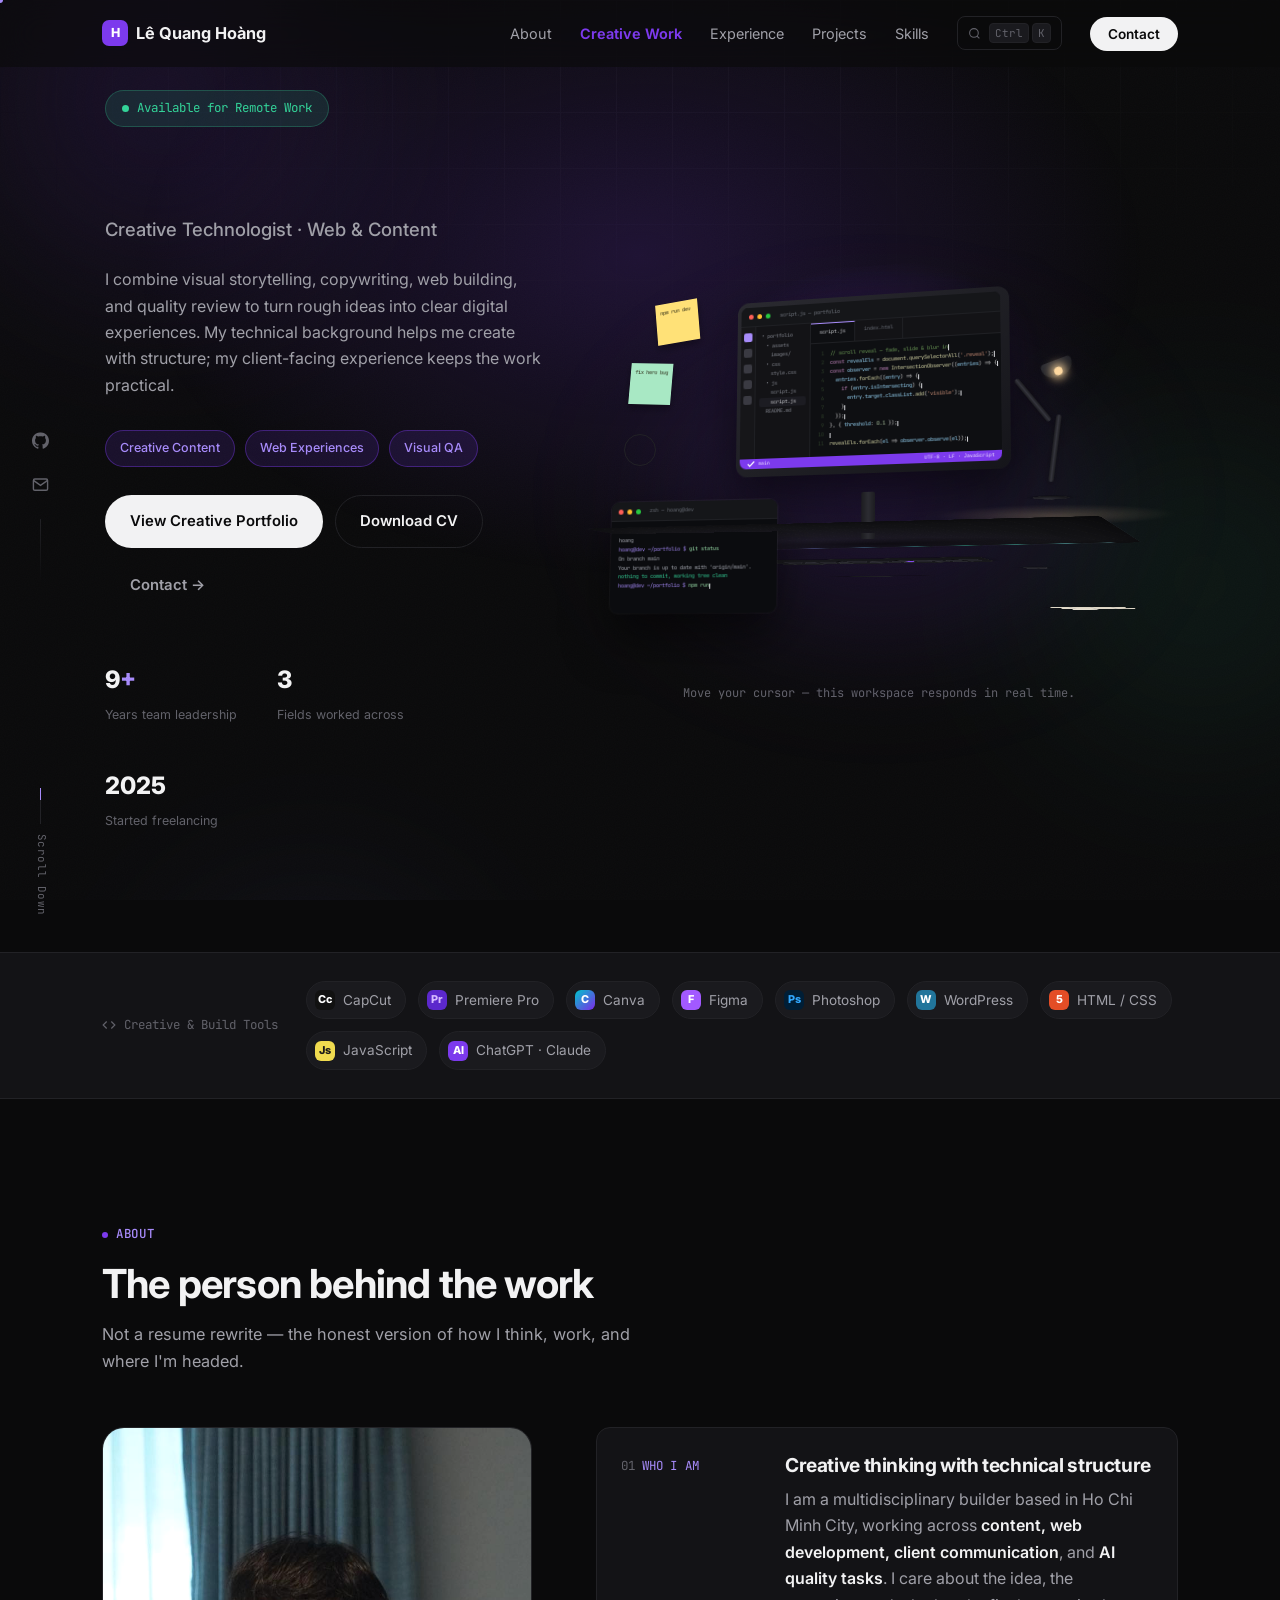
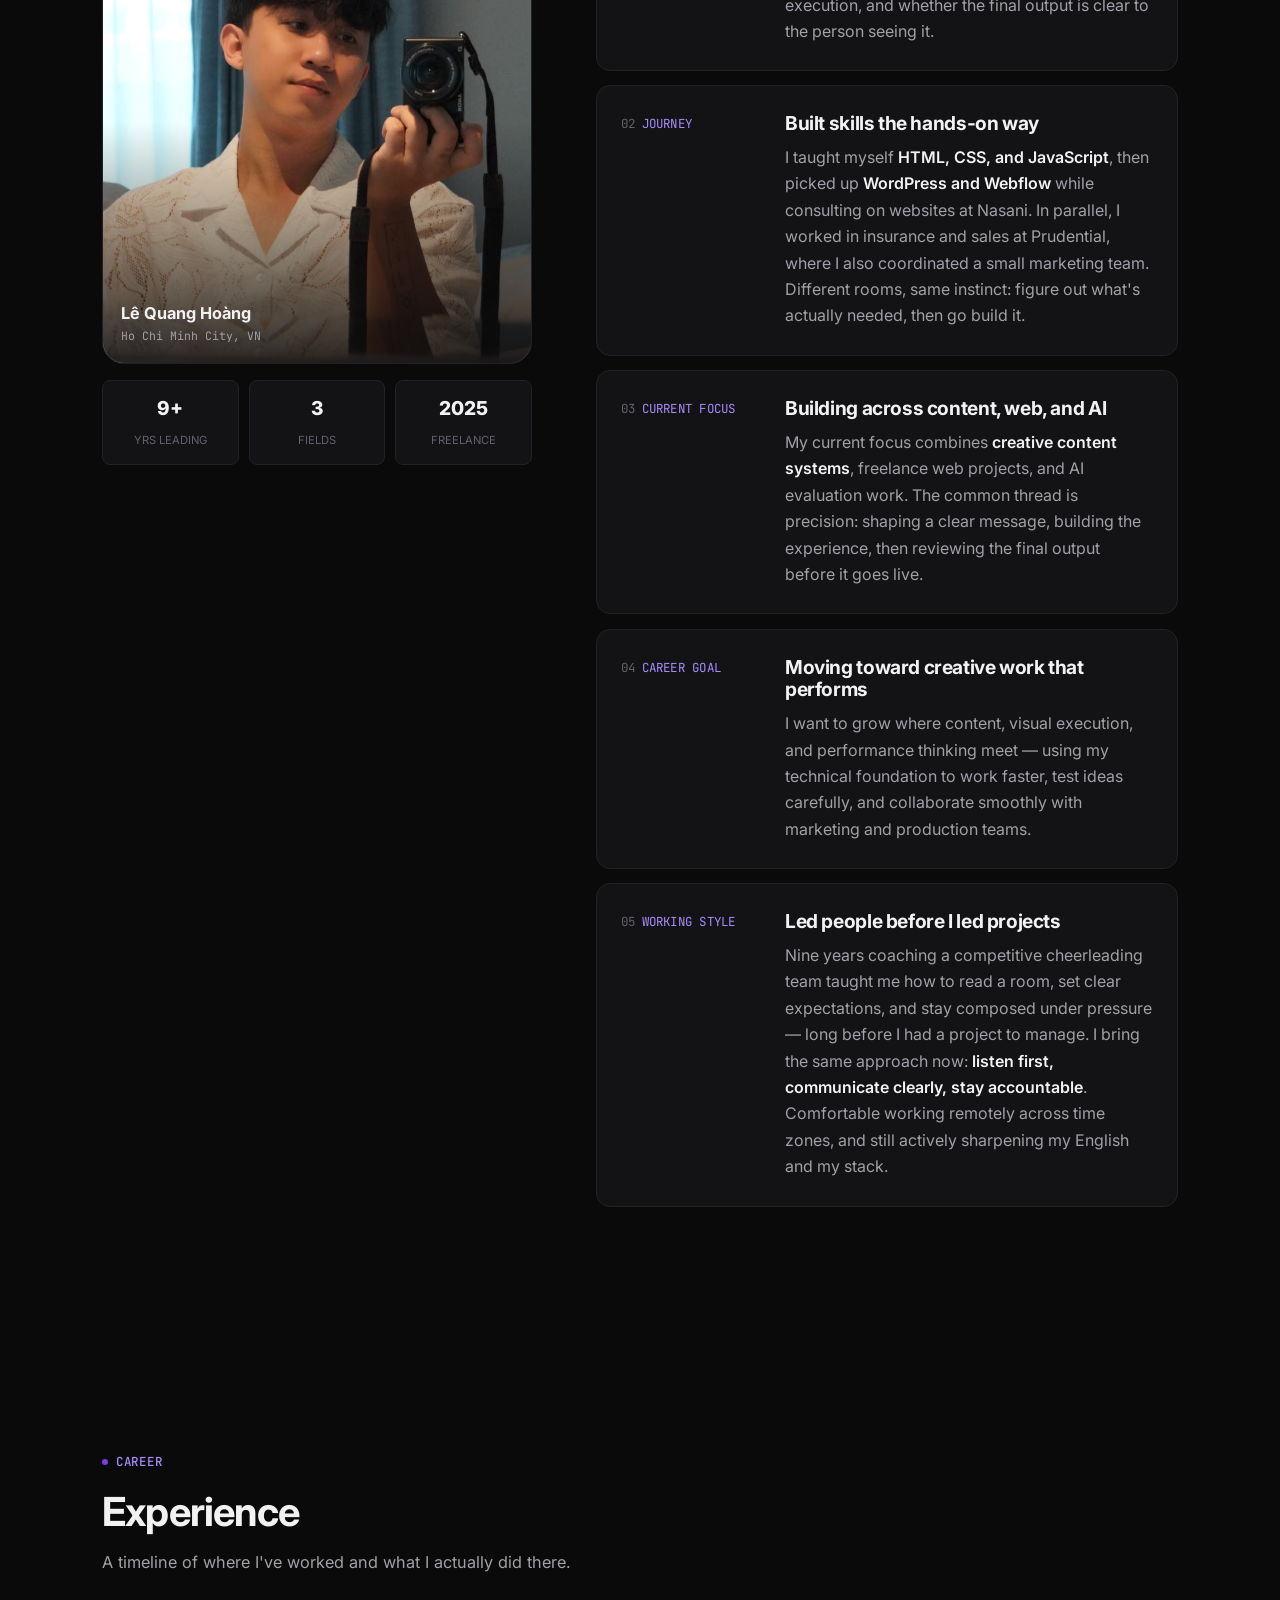
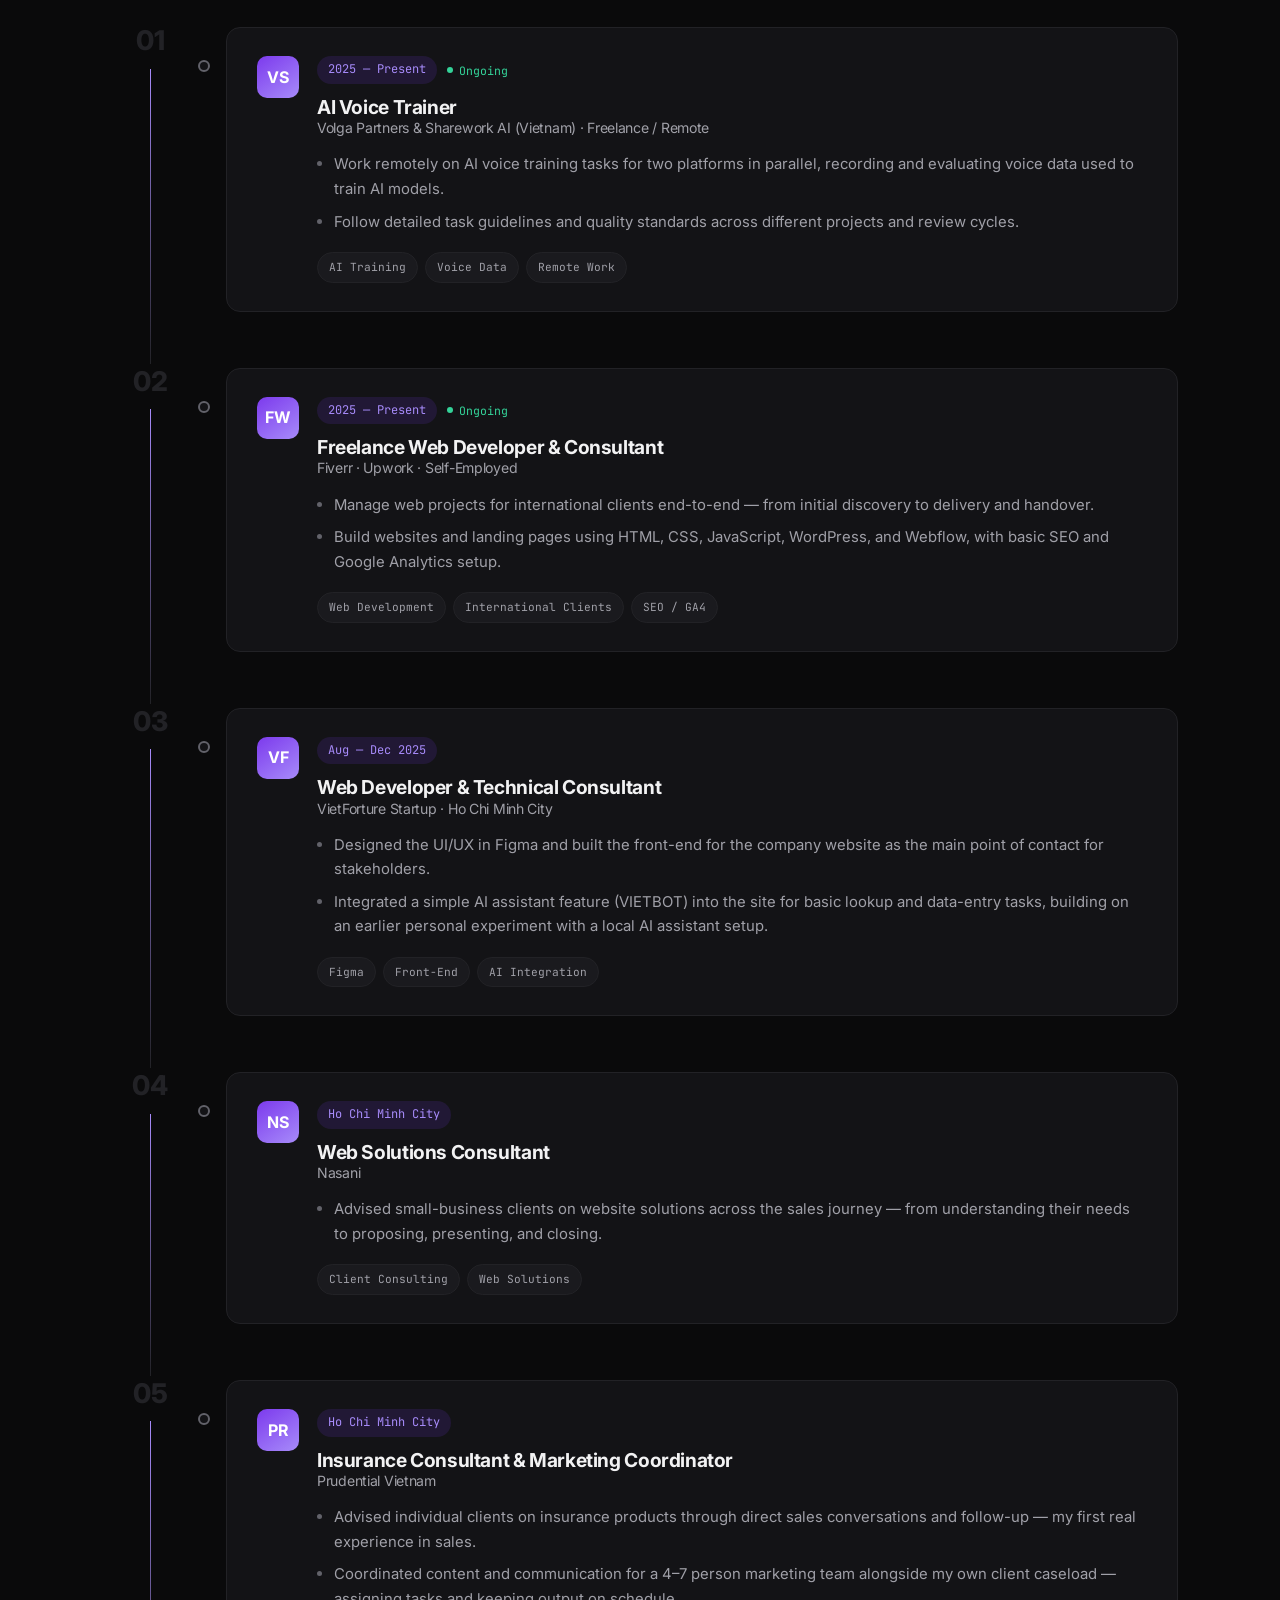
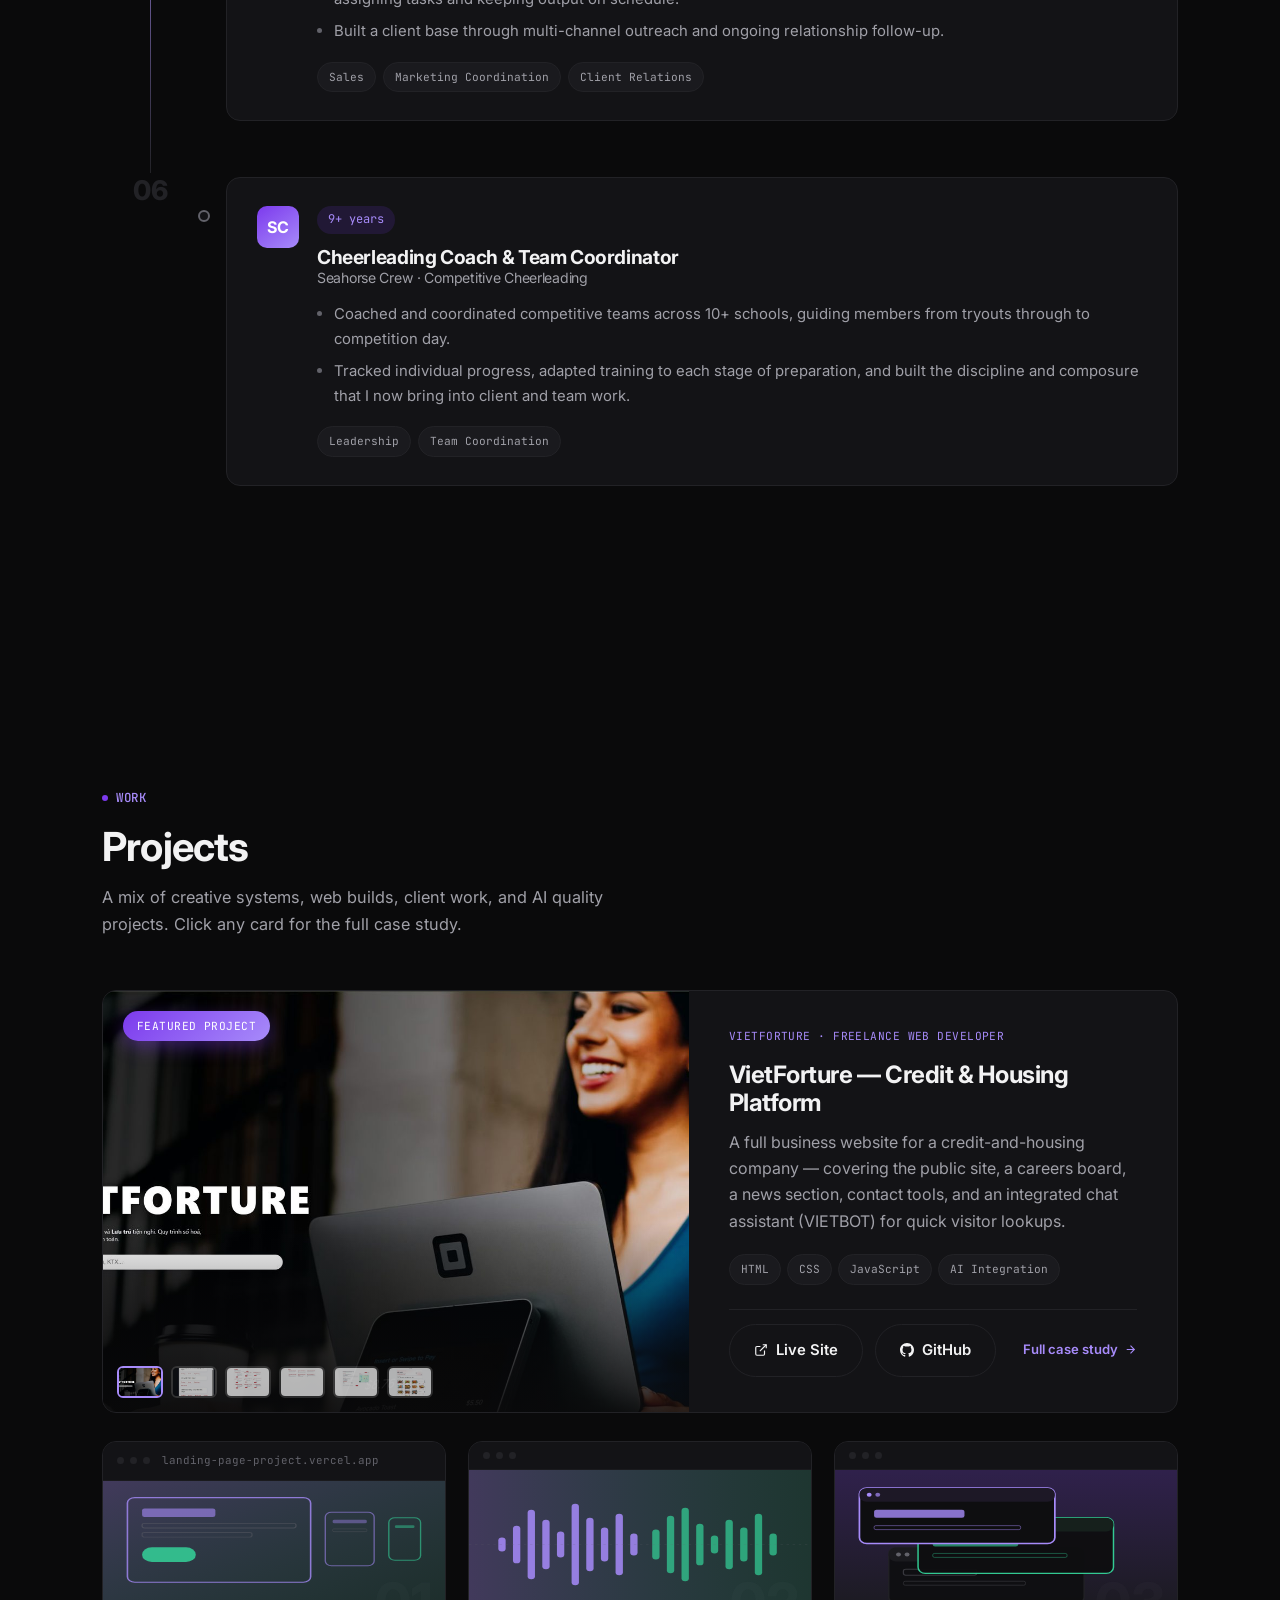
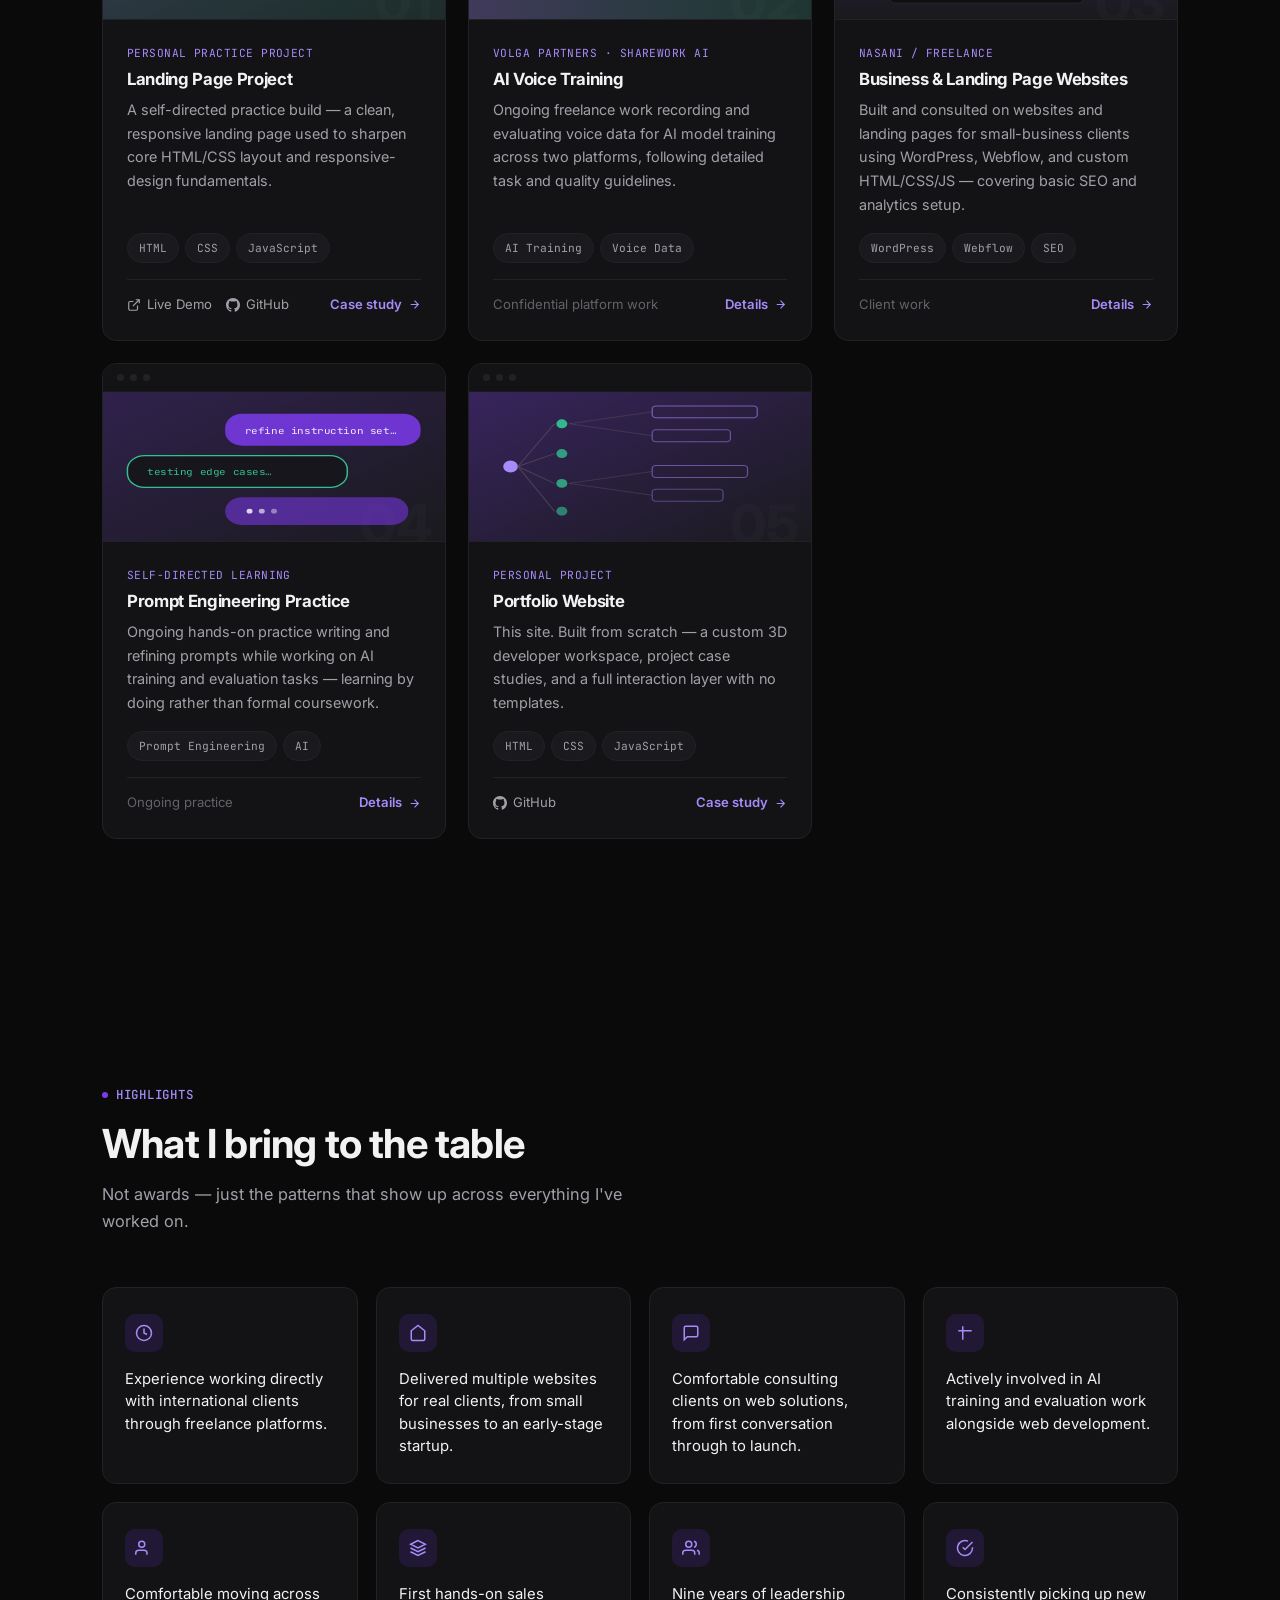
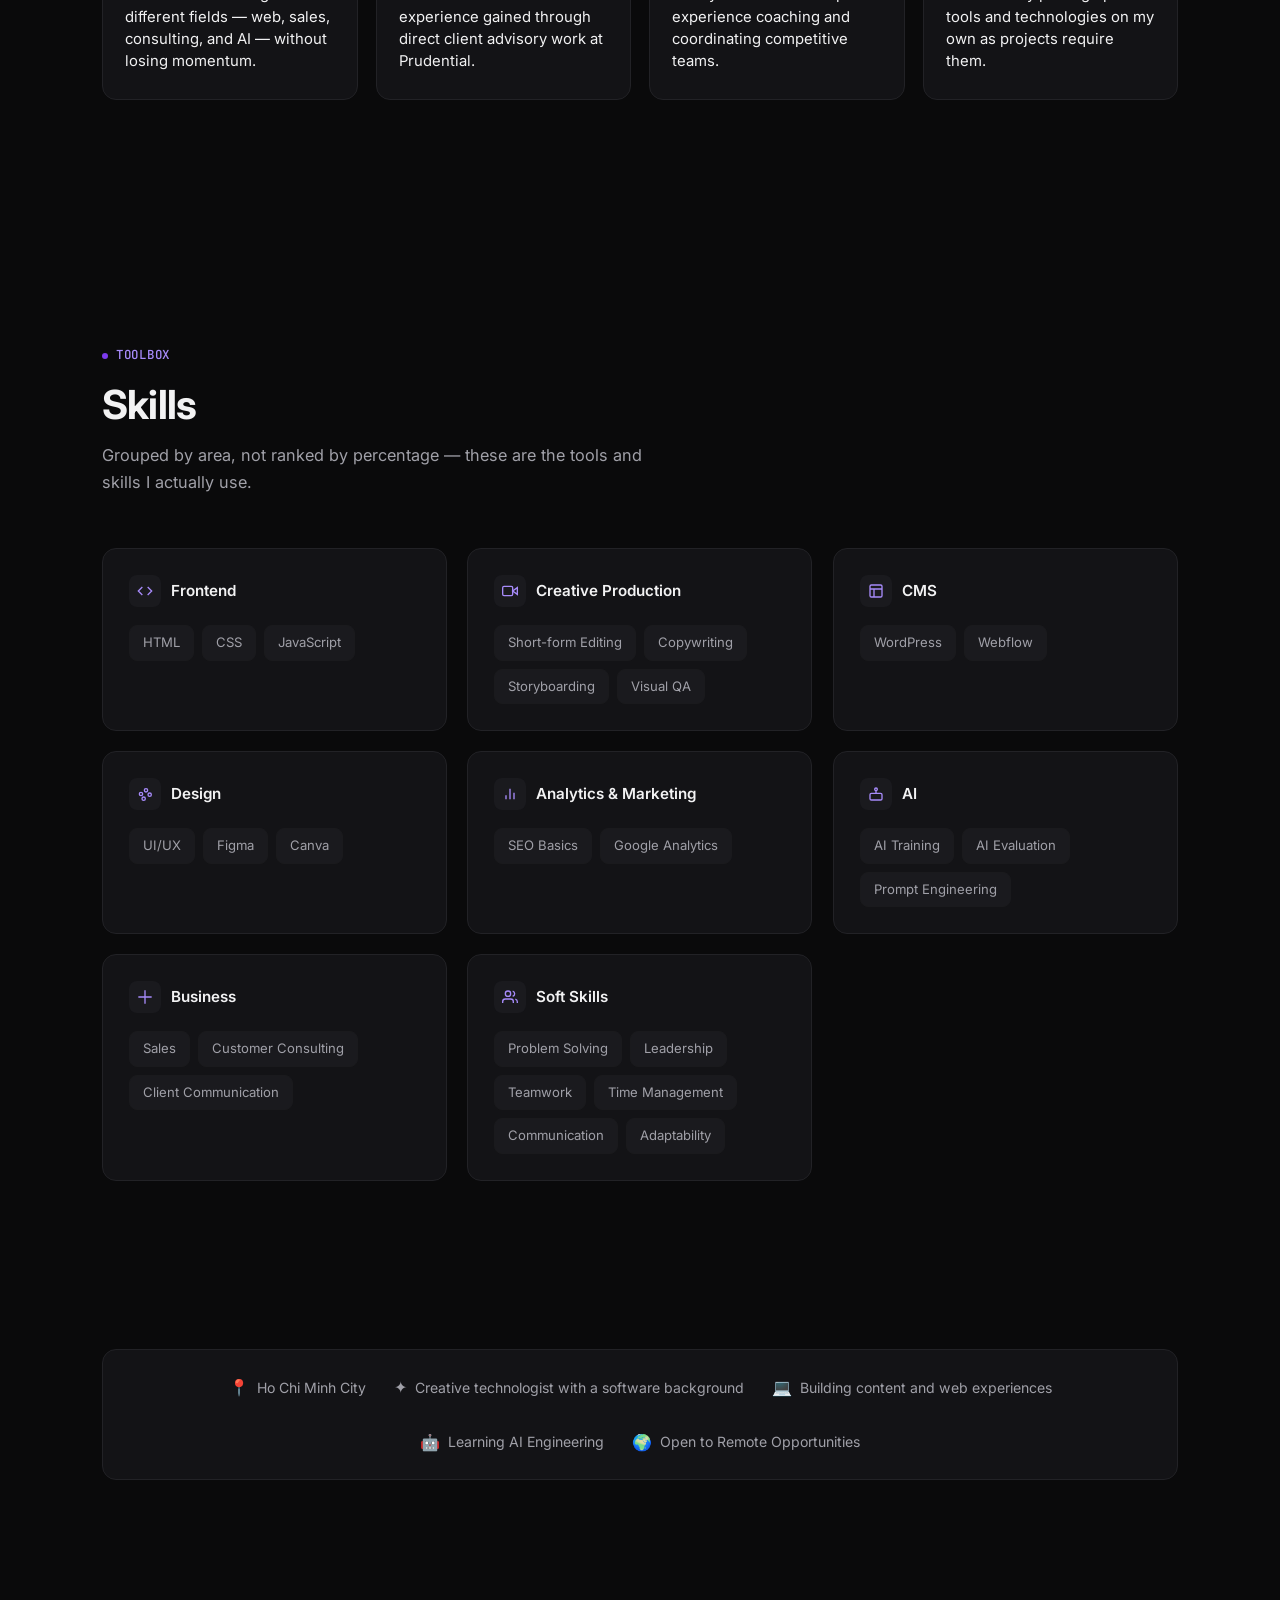
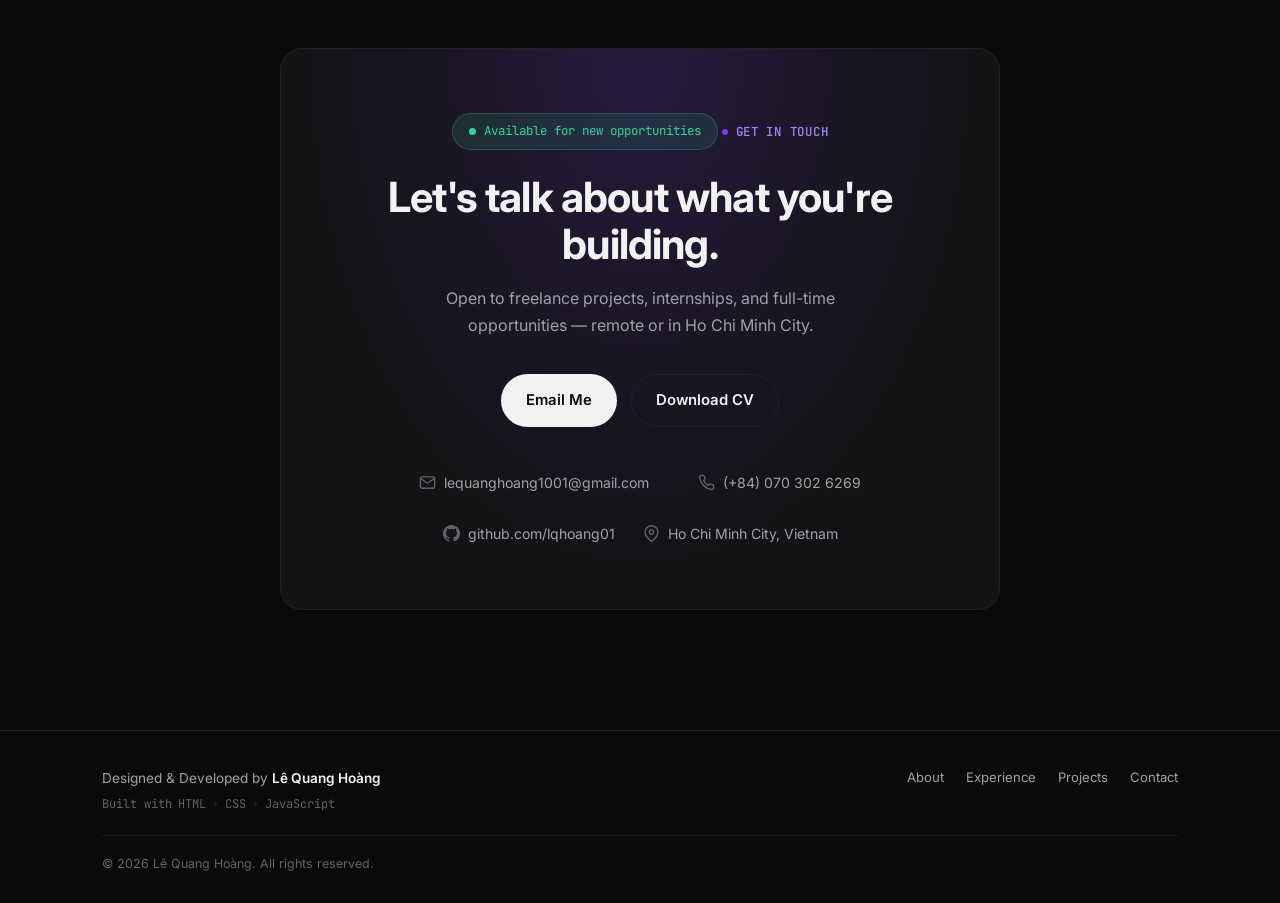
<file: index.html>
<!DOCTYPE html>
<html lang="en">
<head>
<meta charset="UTF-8">
<meta name="viewport" content="width=device-width, initial-scale=1.0">
<meta name="description" content="Lê Quang Hoàng — Creative technologist combining content, web experiences, visual QA, client communication, and AI-assisted workflows.">
<meta name="keywords" content="Creative Technologist, Content Creator, Video Editing, Web Developer, Visual QA, Ho Chi Minh City, Vietnam">
<meta name="author" content="Lê Quang Hoàng">
<title>Lê Quang Hoàng — Creative Technologist &amp; Web Builder</title>
<link rel="stylesheet" href="style.css">
<link rel="preconnect" href="https://fonts.googleapis.com">
<link rel="preconnect" href="https://fonts.gstatic.com" crossorigin>
</head>
<body>

<!-- LOADING SCREEN -->
<div class="loader" id="loader">
  <div class="loader-content">
    <div class="loader-logo">LQH</div>
    <div class="loader-bar-track"><div class="loader-bar-fill" id="loaderBarFill"></div></div>
    <div class="loader-status" id="loaderStatus">booting workspace…</div>
  </div>
</div>

<div class="bg-layer">
  <div class="bg-grid"></div>
  <div class="bg-blob bg-blob-1"></div>
  <div class="bg-blob bg-blob-2"></div>
  <div class="bg-blob bg-blob-3"></div>
  <div class="bg-noise"></div>
</div>


<nav class="navbar" id="navbar">
  <div class="nav-container">
    <a href="#home" class="nav-logo">
      <span class="nav-logo-mark">H</span>
      Lê Quang Hoàng
    </a>
    <button class="nav-toggle" id="navToggle" aria-label="Toggle menu">
      <span></span><span></span><span></span>
    </button>
    <ul class="nav-menu" id="navMenu">
      <li><a href="#about" class="nav-link" data-link>About</a></li>
      <li><a href="creative.html" class="nav-link nav-link-creative">Creative Work</a></li>
      <li><a href="#experience" class="nav-link" data-link>Experience</a></li>
      <li><a href="#projects" class="nav-link" data-link>Projects</a></li>
      <li><a href="#skills" class="nav-link" data-link>Skills</a></li>
      <li>
        <button class="nav-kbd-btn" id="cmdkTrigger" aria-label="Open command palette">
          <svg width="13" height="13" viewBox="0 0 24 24" fill="none" stroke="currentColor" stroke-width="2"><circle cx="11" cy="11" r="8"></circle><line x1="21" y1="21" x2="16.65" y2="16.65"></line></svg>
          <span class="nav-kbd-keys"><kbd>Ctrl</kbd><kbd>K</kbd></span>
        </button>
      </li>
      <li><a href="#contact" class="nav-cta" data-link>Contact</a></li>
    </ul>
  </div>
  <div class="nav-progress" id="navProgress"></div>
</nav>

<!-- COMMAND PALETTE -->
<div class="cmdk-overlay" id="cmdkOverlay">
  <div class="cmdk-panel" id="cmdkPanel" role="dialog" aria-modal="true" aria-label="Command palette">
    <div class="cmdk-input-row">
      <svg width="16" height="16" viewBox="0 0 24 24" fill="none" stroke="currentColor" stroke-width="2"><circle cx="11" cy="11" r="8"></circle><line x1="21" y1="21" x2="16.65" y2="16.65"></line></svg>
      <input type="text" id="cmdkInput" class="cmdk-input" placeholder="Jump to a section, or type a command…" autocomplete="off" spellcheck="false">
      <kbd class="cmdk-esc">Esc</kbd>
    </div>
    <div class="cmdk-list" id="cmdkList"></div>
  </div>
</div>

<!-- CUSTOM CURSOR -->
<div class="cursor-dot" id="cursorDot"></div>
<div class="cursor-ring" id="cursorRing"></div>


<!-- HERO -->
<section class="hero" id="home">
  <div class="hero-glow"></div>

  <!-- Vertical social rail (desktop only) -->
  <div class="hero-social-rail">
    <a href="https://github.com/lqhoang01" target="_blank" rel="noopener" aria-label="GitHub">
      <svg width="17" height="17" viewBox="0 0 24 24" fill="currentColor"><path d="M12 0c-6.626 0-12 5.373-12 12 0 5.302 3.438 9.8 8.207 11.387.599.111.793-.261.793-.577v-2.234c-3.338.726-4.033-1.416-4.033-1.416-.546-1.387-1.333-1.756-1.333-1.756-1.089-.745.083-.729.083-.729 1.205.084 1.839 1.237 1.839 1.237 1.07 1.834 2.807 1.304 3.492.997.107-.775.418-1.305.762-1.604-2.665-.305-5.467-1.334-5.467-5.931 0-1.311.469-2.381 1.236-3.221-.124-.303-.535-1.524.117-3.176 0 0 1.008-.322 3.301 1.23.957-.266 1.983-.399 3.003-.404 1.02.005 2.047.138 3.006.404 2.291-1.552 3.297-1.23 3.297-1.23.653 1.653.242 2.874.118 3.176.77.84 1.235 1.911 1.235 3.221 0 4.609-2.807 5.624-5.479 5.921.43.372.823 1.102.823 2.222v3.293c0 .319.192.694.801.576 4.765-1.589 8.199-6.086 8.199-11.386 0-6.627-5.373-12-12-12z"/></svg>
    </a>
    <a href="mailto:lequanghoang1001@gmail.com" aria-label="Email">
      <svg width="17" height="17" viewBox="0 0 24 24" fill="none" stroke="currentColor" stroke-width="2"><path d="M4 4h16c1.1 0 2 .9 2 2v12c0 1.1-.9 2-2 2H4c-1.1 0-2-.9-2-2V6c0-1.1.9-2 2-2z"></path><polyline points="22,6 12,13 2,6"></polyline></svg>
    </a>
    <span class="hero-social-line"></span>
  </div>

  <div class="container">
    <div class="hero-grid">

      <div class="hero-text">
        <div class="hero-badge"><span class="blip"></span> Available for Remote Work</div>

        <h1 class="hero-name">Lê Quang Hoàng</h1>
        <p class="hero-role">Creative Technologist · Web &amp; Content</p>

        <p class="hero-desc">
          I combine visual storytelling, copywriting, web building, and quality review to turn rough ideas into clear digital experiences. My technical background helps me create with structure; my client-facing experience keeps the work practical.
        </p>

        <div class="hero-role-pills">
          <span class="role-pill">Creative Content</span>
          <span class="role-pill">Web Experiences</span>
          <span class="role-pill">Visual QA</span>
        </div>

        <div class="hero-cta">
          <a href="creative.html" class="btn btn-primary">View Creative Portfolio</a>
          <a href="LeQuangHoang.pdf" download class="btn btn-outline">Download CV</a>
          <a href="#contact" class="btn btn-ghost">Contact →</a>
        </div>

        <div class="hero-stats">
          <div class="hero-stat">
            <span class="hero-stat-num">9<span class="unit">+</span></span>
            <span class="hero-stat-label">Years team leadership</span>
          </div>
          <div class="hero-stat">
            <span class="hero-stat-num">3</span>
            <span class="hero-stat-label">Fields worked across</span>
          </div>
          <div class="hero-stat">
            <span class="hero-stat-num">2025</span>
            <span class="hero-stat-label">Started freelancing</span>
          </div>
        </div>
      </div>

      <!-- SIGNATURE 3D WORKSTATION -->
      <div class="hero-3d">
        <div class="workstation-scene" id="workstationScene">

          <!-- RGB ambient glow cast onto the surroundings -->
          <div class="ws-rgb-ambient" id="wsRgbAmbient"></div>

          <!-- Ambient floating dust particles, purely decorative -->
          <div class="ws-particles">
            <span class="ws-particle p1"></span>
            <span class="ws-particle p2"></span>
            <span class="ws-particle p3"></span>
            <span class="ws-particle p4"></span>
            <span class="ws-particle p5"></span>
          </div>

          <div class="workstation-rig" id="workstationRig">

            <!-- Desk surface (perspective floor) -->
            <div class="ws-desk">
              <div class="ws-desk-top"></div>
              <div class="ws-desk-grain"></div>
              <div class="ws-desk-rgb-strip" id="wsRgbStrip"></div>
            </div>

            <!-- Soft contact shadow under whole setup -->
            <div class="ws-contact-shadow"></div>

            <!-- Desk lamp -->
            <div class="ws-lamp">
              <div class="ws-lamp-base"></div>
              <div class="ws-lamp-arm-lower"></div>
              <div class="ws-lamp-arm-upper"></div>
              <div class="ws-lamp-head">
                <div class="ws-lamp-bulb" id="wsLampBulb"></div>
              </div>
              <div class="ws-lamp-cone" id="wsLampCone"></div>
              <div class="ws-desk-illumination"></div>
            </div>

            <!-- Monitor -->
            <div class="ws-monitor">
              <div class="ws-monitor-back"></div>
              <div class="ws-monitor-screen">
                <div class="vscode">
                  <div class="vscode-titlebar">
                    <span class="vscode-dot red"></span>
                    <span class="vscode-dot yellow"></span>
                    <span class="vscode-dot green"></span>
                    <span class="vscode-filename">index.html — portfolio</span>
                  </div>
                  <div class="vscode-body">
                    <div class="vscode-sidebar">
                      <div class="vscode-icon active"></div>
                      <div class="vscode-icon"></div>
                      <div class="vscode-icon"></div>
                      <div class="vscode-icon"></div>
                      <div class="vscode-icon"></div>
                    </div>
                    <div class="vscode-filetree">
                      <div class="vft-item open">▾ portfolio</div>
                      <div class="vft-item indent">▾ assets</div>
                      <div class="vft-item indent2">images/</div>
                      <div class="vft-item indent">▾ css</div>
                      <div class="vft-item indent2">style.css</div>
                      <div class="vft-item indent">▾ js</div>
                      <div class="vft-item indent2">script.js</div>
                      <div class="vft-item indent2 active-file">index.html</div>
                      <div class="vft-item indent">README.md</div>
                    </div>
                    <div class="vscode-editor">
                      <div class="vscode-tabs">
                        <span class="vtab active">script.js</span>
                        <span class="vtab">index.html</span>
                      </div>
                      <div class="vscode-code" id="vscodeCode"></div>
                    </div>
                  </div>
                  <div class="vscode-statusbar">
                    <span><svg width="10" height="10" viewBox="0 0 24 24" fill="none" stroke="currentColor" stroke-width="3"><polyline points="20 6 9 17 4 12"></polyline></svg> main</span>
                    <span class="vs-right">UTF-8 · LF · JavaScript</span>
                  </div>
                </div>
              </div>
              <div class="ws-monitor-glow" id="wsMonitorGlow"></div>
            </div>
            <div class="ws-monitor-stand"></div>
            <div class="ws-monitor-base"></div>

            <!-- Terminal window, floating beside the monitor -->
            <div class="ws-terminal">
              <div class="ws-terminal-bar">
                <span class="vscode-dot red"></span>
                <span class="vscode-dot yellow"></span>
                <span class="vscode-dot green"></span>
                <span class="ws-terminal-title">zsh — hoang@dev</span>
              </div>
              <div class="ws-terminal-body" id="terminalBody"></div>
            </div>

            <!-- Keyboard -->
            <div class="ws-keyboard">
              <div class="ws-keyboard-rows" id="keyboardRows"></div>
            </div>

            <!-- Mouse -->
            <div class="ws-mouse"></div>

            <!-- Coffee cup (small human detail) -->
            <div class="ws-cup">
              <div class="ws-cup-steam"></div>
            </div>

            <!-- Notebook with pen -->
            <div class="ws-notebook">
              <div class="ws-notebook-lines"></div>
              <div class="ws-notebook-pen"></div>
            </div>

            <!-- Sticky notes -->
            <div class="ws-sticky ws-sticky-1">npm run dev</div>
            <div class="ws-sticky ws-sticky-2">fix hero bug</div>

          </div>
        </div>
        <p class="hero-3d-caption">Move your cursor — this workspace responds in real time.</p>
      </div>

    </div>
  </div>

  <a href="#about" class="hero-scroll-indicator" aria-label="Scroll down">
    <span class="hero-scroll-track"><span class="hero-scroll-dot"></span></span>
    <span class="hero-scroll-label">Scroll Down</span>
  </a>
</section>

<!-- TECH I USE -->
<section class="tech-bar">
  <div class="container">
    <div class="tech-bar-row reveal">
      <span class="tech-bar-label">
        <svg width="14" height="14" viewBox="0 0 24 24" fill="none" stroke="currentColor" stroke-width="2"><polyline points="16 18 22 12 16 6"></polyline><polyline points="8 6 2 12 8 18"></polyline></svg>
        Creative &amp; Build Tools
      </span>
      <div class="tech-bar-track">
        <span class="tech-chip"><span class="tech-chip-icon capcut">Cc</span>CapCut</span>
        <span class="tech-chip"><span class="tech-chip-icon premiere">Pr</span>Premiere Pro</span>
        <span class="tech-chip"><span class="tech-chip-icon canva">C</span>Canva</span>
        <span class="tech-chip"><span class="tech-chip-icon figma">F</span>Figma</span>
        <span class="tech-chip"><span class="tech-chip-icon ps">Ps</span>Photoshop</span>
        <span class="tech-chip"><span class="tech-chip-icon wp">W</span>WordPress</span>
        <span class="tech-chip"><span class="tech-chip-icon html">5</span>HTML / CSS</span>
        <span class="tech-chip"><span class="tech-chip-icon js">Js</span>JavaScript</span>
        <span class="tech-chip"><span class="tech-chip-icon ai">AI</span>ChatGPT · Claude</span>
      </div>
    </div>
  </div>
</section>

<!-- ABOUT -->
<section class="about" id="about">
  <div class="container">
    <div class="section-head reveal">
      <div class="eyebrow">About</div>
      <h2 class="section-title">The person behind the work</h2>
      <p class="section-lead">Not a resume rewrite — the honest version of how I think, work, and where I'm headed.</p>
    </div>

    <div class="about-layout reveal">
      <div class="about-visual">
        <div class="about-photo-frame">
          <img src="profile.jpg" alt="Lê Quang Hoàng" onerror="this.style.display='none';">
          <div class="about-photo-caption">
            <div>
              <div class="about-photo-name">Lê Quang Hoàng</div>
              <div class="about-photo-loc">Ho Chi Minh City, VN</div>
            </div>
          </div>
        </div>
        <div class="about-meta-row">
          <div class="about-meta-pill"><span class="num">9+</span><span class="lbl">YRS LEADING</span></div>
          <div class="about-meta-pill"><span class="num">3</span><span class="lbl">FIELDS</span></div>
          <div class="about-meta-pill"><span class="num">2025</span><span class="lbl">FREELANCE</span></div>
        </div>
      </div>

      <div class="about-story">
        <div class="about-block">
          <div class="about-block-label"><span class="idx">01</span>WHO I AM</div>
          <div>
            <h3>Creative thinking with technical structure</h3>
            <p>I am a multidisciplinary builder based in Ho Chi Minh City, working across <strong>content, web development, client communication</strong>, and <strong>AI quality tasks</strong>. I care about the idea, the execution, and whether the final output is clear to the person seeing it.</p>
          </div>
        </div>

        <div class="about-block">
          <div class="about-block-label"><span class="idx">02</span>JOURNEY</div>
          <div>
            <h3>Built skills the hands-on way</h3>
            <p>I taught myself <strong>HTML, CSS, and JavaScript</strong>, then picked up <strong>WordPress and Webflow</strong> while consulting on websites at Nasani. In parallel, I worked in insurance and sales at Prudential, where I also coordinated a small marketing team. Different rooms, same instinct: figure out what's actually needed, then go build it.</p>
          </div>
        </div>

        <div class="about-block">
          <div class="about-block-label"><span class="idx">03</span>CURRENT FOCUS</div>
          <div>
            <h3>Building across content, web, and AI</h3>
            <p>My current focus combines <strong>creative content systems</strong>, freelance web projects, and AI evaluation work. The common thread is precision: shaping a clear message, building the experience, then reviewing the final output before it goes live.</p>
          </div>
        </div>

        <div class="about-block">
          <div class="about-block-label"><span class="idx">04</span>CAREER GOAL</div>
          <div>
            <h3>Moving toward creative work that performs</h3>
            <p>I want to grow where content, visual execution, and performance thinking meet — using my technical foundation to work faster, test ideas carefully, and collaborate smoothly with marketing and production teams.</p>
          </div>
        </div>

        <div class="about-block">
          <div class="about-block-label"><span class="idx">05</span>WORKING STYLE</div>
          <div>
            <h3>Led people before I led projects</h3>
            <p>Nine years coaching a competitive cheerleading team taught me how to read a room, set clear expectations, and stay composed under pressure — long before I had a project to manage. I bring the same approach now: <strong>listen first, communicate clearly, stay accountable</strong>. Comfortable working remotely across time zones, and still actively sharpening my English and my stack.</p>
          </div>
        </div>
      </div>
    </div>
  </div>
</section>

<!-- EXPERIENCE -->

<section class="experience" id="experience">
  <div class="container">
    <div class="section-head reveal">
      <div class="eyebrow">Career</div>
      <h2 class="section-title">Experience</h2>
      <p class="section-lead">A timeline of where I've worked and what I actually did there.</p>
    </div>

    <div class="timeline reveal">

      <div class="timeline-item">
        <div class="timeline-rail">
          <span class="timeline-index">01</span>
          <span class="timeline-connector"></span>
        </div>
        <div class="timeline-body">
          <div class="timeline-card card">
            <div class="timeline-logo">VS</div>
            <div class="timeline-card-main">
              <div class="timeline-top">
                <span class="timeline-date">2025 — Present</span>
                <span class="timeline-status"><span class="dot"></span>Ongoing</span>
              </div>
              <h3 class="timeline-title">AI Voice Trainer</h3>
              <h4 class="timeline-company">Volga Partners &amp; Sharework AI (Vietnam) · Freelance / Remote</h4>
              <ul class="timeline-list">
                <li>Work remotely on AI voice training tasks for two platforms in parallel, recording and evaluating voice data used to train AI models.</li>
                <li>Follow detailed task guidelines and quality standards across different projects and review cycles.</li>
              </ul>
              <div class="timeline-tags">
                <span class="tag">AI Training</span>
                <span class="tag">Voice Data</span>
                <span class="tag">Remote Work</span>
              </div>
            </div>
          </div>
        </div>
      </div>

      <div class="timeline-item">
        <div class="timeline-rail">
          <span class="timeline-index">02</span>
          <span class="timeline-connector"></span>
        </div>
        <div class="timeline-body">
          <div class="timeline-card card">
            <div class="timeline-logo">FW</div>
            <div class="timeline-card-main">
              <div class="timeline-top">
                <span class="timeline-date">2025 — Present</span>
                <span class="timeline-status"><span class="dot"></span>Ongoing</span>
              </div>
              <h3 class="timeline-title">Freelance Web Developer &amp; Consultant</h3>
              <h4 class="timeline-company">Fiverr · Upwork · Self-Employed</h4>
              <ul class="timeline-list">
                <li>Manage web projects for international clients end-to-end — from initial discovery to delivery and handover.</li>
                <li>Build websites and landing pages using HTML, CSS, JavaScript, WordPress, and Webflow, with basic SEO and Google Analytics setup.</li>
              </ul>
              <div class="timeline-tags">
                <span class="tag">Web Development</span>
                <span class="tag">International Clients</span>
                <span class="tag">SEO / GA4</span>
              </div>
            </div>
          </div>
        </div>
      </div>

      <div class="timeline-item">
        <div class="timeline-rail">
          <span class="timeline-index">03</span>
          <span class="timeline-connector"></span>
        </div>
        <div class="timeline-body">
          <div class="timeline-card card">
            <div class="timeline-logo">VF</div>
            <div class="timeline-card-main">
              <div class="timeline-top">
                <span class="timeline-date">Aug — Dec 2025</span>
              </div>
              <h3 class="timeline-title">Web Developer &amp; Technical Consultant</h3>
              <h4 class="timeline-company">VietForture Startup · Ho Chi Minh City</h4>
              <ul class="timeline-list">
                <li>Designed the UI/UX in Figma and built the front-end for the company website as the main point of contact for stakeholders.</li>
                <li>Integrated a simple AI assistant feature (VIETBOT) into the site for basic lookup and data-entry tasks, building on an earlier personal experiment with a local AI assistant setup.</li>
              </ul>
              <div class="timeline-tags">
                <span class="tag">Figma</span>
                <span class="tag">Front-End</span>
                <span class="tag">AI Integration</span>
              </div>
            </div>
          </div>
        </div>
      </div>

      <div class="timeline-item">
        <div class="timeline-rail">
          <span class="timeline-index">04</span>
          <span class="timeline-connector"></span>
        </div>
        <div class="timeline-body">
          <div class="timeline-card card">
            <div class="timeline-logo">NS</div>
            <div class="timeline-card-main">
              <div class="timeline-top">
                <span class="timeline-date">Ho Chi Minh City</span>
              </div>
              <h3 class="timeline-title">Web Solutions Consultant</h3>
              <h4 class="timeline-company">Nasani</h4>
              <ul class="timeline-list">
                <li>Advised small-business clients on website solutions across the sales journey — from understanding their needs to proposing, presenting, and closing.</li>
              </ul>
              <div class="timeline-tags">
                <span class="tag">Client Consulting</span>
                <span class="tag">Web Solutions</span>
              </div>
            </div>
          </div>
        </div>
      </div>

      <div class="timeline-item">
        <div class="timeline-rail">
          <span class="timeline-index">05</span>
          <span class="timeline-connector"></span>
        </div>
        <div class="timeline-body">
          <div class="timeline-card card">
            <div class="timeline-logo">PR</div>
            <div class="timeline-card-main">
              <div class="timeline-top">
                <span class="timeline-date">Ho Chi Minh City</span>
              </div>
              <h3 class="timeline-title">Insurance Consultant &amp; Marketing Coordinator</h3>
              <h4 class="timeline-company">Prudential Vietnam</h4>
              <ul class="timeline-list">
                <li>Advised individual clients on insurance products through direct sales conversations and follow-up — my first real experience in sales.</li>
                <li>Coordinated content and communication for a 4–7 person marketing team alongside my own client caseload — assigning tasks and keeping output on schedule.</li>
                <li>Built a client base through multi-channel outreach and ongoing relationship follow-up.</li>
              </ul>
              <div class="timeline-tags">
                <span class="tag">Sales</span>
                <span class="tag">Marketing Coordination</span>
                <span class="tag">Client Relations</span>
              </div>
            </div>
          </div>
        </div>
      </div>

      <div class="timeline-item">
        <div class="timeline-rail">
          <span class="timeline-index">06</span>
          <span class="timeline-connector"></span>
        </div>
        <div class="timeline-body">
          <div class="timeline-card card">
            <div class="timeline-logo">SC</div>
            <div class="timeline-card-main">
              <div class="timeline-top">
                <span class="timeline-date">9+ years</span>
              </div>
              <h3 class="timeline-title">Cheerleading Coach &amp; Team Coordinator</h3>
              <h4 class="timeline-company">Seahorse Crew · Competitive Cheerleading</h4>
              <ul class="timeline-list">
                <li>Coached and coordinated competitive teams across 10+ schools, guiding members from tryouts through to competition day.</li>
                <li>Tracked individual progress, adapted training to each stage of preparation, and built the discipline and composure that I now bring into client and team work.</li>
              </ul>
              <div class="timeline-tags">
                <span class="tag">Leadership</span>
                <span class="tag">Team Coordination</span>
              </div>
            </div>
          </div>
        </div>
      </div>

    </div>
  </div>
</section>

<!-- PROJECTS -->
<section class="projects" id="projects">
  <div class="container">
    <div class="section-head reveal">
      <div class="eyebrow">Work</div>
      <h2 class="section-title">Projects</h2>
      <p class="section-lead">A mix of creative systems, web builds, client work, and AI quality projects. Click any card for the full case study.</p>
    </div>

    <!-- FEATURED PROJECT -->
    <div class="featured-project card reveal" data-project="vietforture" tabindex="0" role="button" aria-label="Open VietForture case study">
      <div class="featured-project-media">
        <div class="featured-project-badge">Featured Project</div>
        <img src="images/vietforture/hero.jpg" alt="VietForture homepage — credit and housing platform" loading="lazy" class="featured-project-img" id="featuredImg">
        <div class="featured-project-media-fade"></div>
        <div class="featured-thumbs">
          <button class="featured-thumb active" data-img="images/vietforture/hero.jpg" aria-label="View homepage screenshot"><img src="images/vietforture/hero.jpg" alt="" loading="lazy"></button>
          <button class="featured-thumb" data-img="images/vietforture/vietbot.jpg" aria-label="View VIETBOT chat screenshot"><img src="images/vietforture/vietbot.jpg" alt="" loading="lazy"></button>
          <button class="featured-thumb" data-img="images/vietforture/careers.jpg" aria-label="View careers page screenshot"><img src="images/vietforture/careers.jpg" alt="" loading="lazy"></button>
          <button class="featured-thumb" data-img="images/vietforture/news.jpg" aria-label="View news page screenshot"><img src="images/vietforture/news.jpg" alt="" loading="lazy"></button>
          <button class="featured-thumb" data-img="images/vietforture/contact.jpg" aria-label="View contact page screenshot"><img src="images/vietforture/contact.jpg" alt="" loading="lazy"></button>
          <button class="featured-thumb" data-img="images/vietforture/ktx.jpg" aria-label="View dormitory meal ordering screenshot"><img src="images/vietforture/ktx.jpg" alt="" loading="lazy"></button>
        </div>
      </div>
      <div class="featured-project-body">
        <span class="project-role">VietForture · Freelance Web Developer</span>
        <h3 class="featured-project-title">VietForture — Credit &amp; Housing Platform</h3>
        <p class="featured-project-desc">A full business website for a credit-and-housing company — covering the public site, a careers board, a news section, contact tools, and an integrated chat assistant (VIETBOT) for quick visitor lookups.</p>
        <div class="project-tags">
          <span class="tag">HTML</span><span class="tag">CSS</span><span class="tag">JavaScript</span><span class="tag">AI Integration</span>
        </div>
        <div class="project-links">
          <a href="https://www.vietforture.com.vn/" target="_blank" rel="noopener" class="btn btn-outline" onclick="event.stopPropagation()">
            <svg width="14" height="14" viewBox="0 0 24 24" fill="none" stroke="currentColor" stroke-width="2"><path d="M18 13v6a2 2 0 0 1-2 2H5a2 2 0 0 1-2-2V8a2 2 0 0 1 2-2h6"></path><polyline points="15 3 21 3 21 9"></polyline><line x1="10" y1="14" x2="21" y2="3"></line></svg>
            Live Site
          </a>
          <a href="https://github.com/lqhoang01/VietForture" target="_blank" rel="noopener" class="btn btn-outline" onclick="event.stopPropagation()">
            <svg width="14" height="14" viewBox="0 0 24 24" fill="currentColor"><path d="M12 0c-6.626 0-12 5.373-12 12 0 5.302 3.438 9.8 8.207 11.387.599.111.793-.261.793-.577v-2.234c-3.338.726-4.033-1.416-4.033-1.416-.546-1.387-1.333-1.756-1.333-1.756-1.089-.745.083-.729.083-.729 1.205.084 1.839 1.237 1.839 1.237 1.07 1.834 2.807 1.304 3.492.997.107-.775.418-1.305.762-1.604-2.665-.305-5.467-1.334-5.467-5.931 0-1.311.469-2.381 1.236-3.221-.124-.303-.535-1.524.117-3.176 0 0 1.008-.322 3.301 1.23.957-.266 1.983-.399 3.003-.404 1.02.005 2.047.138 3.006.404 2.291-1.552 3.297-1.23 3.297-1.23.653 1.653.242 2.874.118 3.176.77.84 1.235 1.911 1.235 3.221 0 4.609-2.807 5.624-5.479 5.921.43.372.823 1.102.823 2.222v3.293c0 .319.192.694.801.576 4.765-1.589 8.199-6.086 8.199-11.386 0-6.627-5.373-12-12-12z"/></svg>
            GitHub
          </a>
          <span class="project-link project-link-cta">Full case study <svg width="13" height="13" viewBox="0 0 24 24" fill="none" stroke="currentColor" stroke-width="2"><line x1="5" y1="12" x2="19" y2="12"></line><polyline points="12 5 19 12 12 19"></polyline></svg></span>
        </div>
      </div>
    </div>

    <div class="projects-grid reveal">
      <div class="project-card card" data-project="landing" tabindex="0" role="button" aria-label="Open Landing Page Project case study">
        <div class="project-preview">
          <div class="project-preview-bar"><span class="project-preview-dot"></span><span class="project-preview-dot"></span><span class="project-preview-dot"></span><span class="project-preview-url">landing-page-project.vercel.app</span></div>
          <div class="project-preview-stage">
            <svg viewBox="0 0 280 150" preserveAspectRatio="none">
              <defs>
                <linearGradient id="pglp" x1="0" y1="0" x2="1" y2="1">
                  <stop offset="0%" stop-color="#a78bfa" stop-opacity="0.28"/>
                  <stop offset="100%" stop-color="#34d399" stop-opacity="0.1"/>
                </linearGradient>
              </defs>
              <rect width="280" height="150" fill="url(#pglp)"/>
              <!-- Desktop frame -->
              <rect x="20" y="18" width="150" height="92" rx="6" fill="none" stroke="#a78bfa" stroke-width="1.3" opacity="0.8"/>
              <rect x="32" y="30" width="60" height="9" rx="2" fill="#a78bfa" opacity="0.6"/>
              <rect x="32" y="46" width="126" height="5" rx="2" fill="none" stroke="#62626a" stroke-width="1" opacity="0.5"/>
              <rect x="32" y="56" width="90" height="5" rx="2" fill="none" stroke="#62626a" stroke-width="1" opacity="0.4"/>
              <rect x="32" y="72" width="44" height="16" rx="8" fill="#34d399" opacity="0.85"/>
              <!-- Tablet frame -->
              <rect x="182" y="34" width="40" height="58" rx="5" fill="none" stroke="#a78bfa" stroke-width="1.1" opacity="0.55"/>
              <rect x="188" y="42" width="28" height="4" rx="1.5" fill="#a78bfa" opacity="0.4"/>
              <rect x="188" y="52" width="28" height="3" rx="1" fill="none" stroke="#62626a" stroke-width="0.8" opacity="0.35"/>
              <!-- Phone frame -->
              <rect x="234" y="40" width="26" height="46" rx="5" fill="none" stroke="#34d399" stroke-width="1.1" opacity="0.6"/>
              <rect x="239" y="48" width="16" height="3" rx="1" fill="#34d399" opacity="0.45"/>
            </svg>
            <span class="project-preview-num">01</span>
          </div>
        </div>
        <div class="project-body">
          <span class="project-role">Personal Practice Project</span>
          <h3 class="project-title">Landing Page Project</h3>
          <p class="project-desc">A self-directed practice build — a clean, responsive landing page used to sharpen core HTML/CSS layout and responsive-design fundamentals.</p>
          <div class="project-tags">
            <span class="tag">HTML</span><span class="tag">CSS</span><span class="tag">JavaScript</span>
          </div>
          <div class="project-links">
            <a href="https://landing-page-project-kappa-gilt.vercel.app" target="_blank" rel="noopener" class="project-link" onclick="event.stopPropagation()">
              <svg width="14" height="14" viewBox="0 0 24 24" fill="none" stroke="currentColor" stroke-width="2"><path d="M18 13v6a2 2 0 0 1-2 2H5a2 2 0 0 1-2-2V8a2 2 0 0 1 2-2h6"></path><polyline points="15 3 21 3 21 9"></polyline><line x1="10" y1="14" x2="21" y2="3"></line></svg>
              Live Demo
            </a>
            <a href="https://github.com/lqhoang01/landing-page-project" target="_blank" rel="noopener" class="project-link" onclick="event.stopPropagation()">
              <svg width="14" height="14" viewBox="0 0 24 24" fill="currentColor"><path d="M12 0c-6.626 0-12 5.373-12 12 0 5.302 3.438 9.8 8.207 11.387.599.111.793-.261.793-.577v-2.234c-3.338.726-4.033-1.416-4.033-1.416-.546-1.387-1.333-1.756-1.333-1.756-1.089-.745.083-.729.083-.729 1.205.084 1.839 1.237 1.839 1.237 1.07 1.834 2.807 1.304 3.492.997.107-.775.418-1.305.762-1.604-2.665-.305-5.467-1.334-5.467-5.931 0-1.311.469-2.381 1.236-3.221-.124-.303-.535-1.524.117-3.176 0 0 1.008-.322 3.301 1.23.957-.266 1.983-.399 3.003-.404 1.02.005 2.047.138 3.006.404 2.291-1.552 3.297-1.23 3.297-1.23.653 1.653.242 2.874.118 3.176.77.84 1.235 1.911 1.235 3.221 0 4.609-2.807 5.624-5.479 5.921.43.372.823 1.102.823 2.222v3.293c0 .319.192.694.801.576 4.765-1.589 8.199-6.086 8.199-11.386 0-6.627-5.373-12-12-12z"/></svg>
              GitHub
            </a>
            <span class="project-link project-link-cta">Case study <svg width="13" height="13" viewBox="0 0 24 24" fill="none" stroke="currentColor" stroke-width="2"><line x1="5" y1="12" x2="19" y2="12"></line><polyline points="12 5 19 12 12 19"></polyline></svg></span>
          </div>
        </div>
      </div>

      <div class="project-card card" data-project="voice" tabindex="0" role="button" aria-label="Open AI Voice Training case study">
        <div class="project-preview">
          <div class="project-preview-bar"><span class="project-preview-dot"></span><span class="project-preview-dot"></span><span class="project-preview-dot"></span></div>
          <div class="project-preview-stage">
            <svg viewBox="0 0 280 150" preserveAspectRatio="none">
              <defs>
                <linearGradient id="pgvoice" x1="0" y1="0" x2="1" y2="0">
                  <stop offset="0%" stop-color="#a78bfa" stop-opacity="0.28"/>
                  <stop offset="100%" stop-color="#34d399" stop-opacity="0.15"/>
                </linearGradient>
              </defs>
              <rect width="280" height="150" fill="url(#pgvoice)"/>
              <!-- Audio waveform bars, varying heights centered vertically -->
              <g fill="#a78bfa" opacity="0.85">
                <rect class="waveform-bar" x="24" y="68" width="6" height="14" rx="3"/>
                <rect class="waveform-bar" x="36" y="56" width="6" height="38" rx="3"/>
                <rect class="waveform-bar" x="48" y="40" width="6" height="70" rx="3"/>
                <rect class="waveform-bar" x="60" y="50" width="6" height="50" rx="3"/>
                <rect class="waveform-bar" x="72" y="62" width="6" height="26" rx="3"/>
                <rect class="waveform-bar" x="84" y="34" width="6" height="82" rx="3"/>
                <rect class="waveform-bar" x="96" y="48" width="6" height="54" rx="3"/>
                <rect class="waveform-bar" x="108" y="58" width="6" height="34" rx="3"/>
                <rect class="waveform-bar" x="120" y="44" width="6" height="62" rx="3"/>
                <rect class="waveform-bar" x="132" y="64" width="6" height="22" rx="3"/>
              </g>
              <g fill="#34d399" opacity="0.7">
                <rect class="waveform-bar" x="150" y="60" width="6" height="30" rx="3"/>
                <rect class="waveform-bar" x="162" y="46" width="6" height="58" rx="3"/>
                <rect class="waveform-bar" x="174" y="38" width="6" height="74" rx="3"/>
                <rect class="waveform-bar" x="186" y="54" width="6" height="42" rx="3"/>
                <rect class="waveform-bar" x="198" y="66" width="6" height="18" rx="3"/>
                <rect class="waveform-bar" x="210" y="50" width="6" height="50" rx="3"/>
                <rect class="waveform-bar" x="222" y="58" width="6" height="34" rx="3"/>
                <rect class="waveform-bar" x="234" y="44" width="6" height="62" rx="3"/>
                <rect class="waveform-bar" x="246" y="64" width="6" height="22" rx="3"/>
              </g>
              <line x1="0" y1="75" x2="280" y2="75" stroke="#62626a" stroke-width="0.5" opacity="0.3" stroke-dasharray="2 3"/>
            </svg>
            <span class="project-preview-num">02</span>
          </div>
        </div>
        <div class="project-body">
          <span class="project-role">Volga Partners · Sharework AI</span>
          <h3 class="project-title">AI Voice Training</h3>
          <p class="project-desc">Ongoing freelance work recording and evaluating voice data for AI model training across two platforms, following detailed task and quality guidelines.</p>
          <div class="project-tags">
            <span class="tag">AI Training</span><span class="tag">Voice Data</span>
          </div>
          <div class="project-links">
            <span class="project-link disabled">Confidential platform work</span>
            <span class="project-link project-link-cta">Details <svg width="13" height="13" viewBox="0 0 24 24" fill="none" stroke="currentColor" stroke-width="2"><line x1="5" y1="12" x2="19" y2="12"></line><polyline points="12 5 19 12 12 19"></polyline></svg></span>
          </div>
        </div>
      </div>

      <div class="project-card card" data-project="business" tabindex="0" role="button" aria-label="Open Business Websites case study">
        <div class="project-preview">
          <div class="project-preview-bar"><span class="project-preview-dot"></span><span class="project-preview-dot"></span><span class="project-preview-dot"></span></div>
          <div class="project-preview-stage">
            <svg viewBox="0 0 280 150" preserveAspectRatio="none">
              <defs>
                <linearGradient id="pg4" x1="0" y1="0" x2="0" y2="1">
                  <stop offset="0%" stop-color="#7c3aed" stop-opacity="0.22"/>
                  <stop offset="100%" stop-color="#7c3aed" stop-opacity="0"/>
                </linearGradient>
              </defs>
              <rect width="280" height="150" fill="url(#pg4)"/>
              <!-- Three stacked browser windows, representing multiple client sites -->
              <rect x="44" y="78" width="160" height="56" rx="6" fill="#0e0e10" stroke="#222226" stroke-width="1.2" opacity="0.9"/>
              <rect x="44" y="78" width="160" height="14" rx="6" fill="#1a1a1e"/>
              <circle cx="52" cy="85" r="2" fill="#62626a"/>
              <circle cx="59" cy="85" r="2" fill="#62626a"/>
              <rect x="56" y="100" width="60" height="6" rx="2" fill="none" stroke="#62626a" stroke-width="1" opacity="0.5"/>
              <rect x="56" y="112" width="100" height="4" rx="1.5" fill="none" stroke="#62626a" stroke-width="0.8" opacity="0.35"/>

              <rect x="68" y="48" width="160" height="56" rx="6" fill="#0e0e10" stroke="#34d399" stroke-width="1.2" opacity="0.95"/>
              <rect x="68" y="48" width="160" height="14" rx="6" fill="#16201c"/>
              <circle cx="76" cy="55" r="2" fill="#34d399" opacity="0.7"/>
              <circle cx="83" cy="55" r="2" fill="#34d399" opacity="0.5"/>
              <rect x="80" y="70" width="70" height="7" rx="2" fill="#34d399" opacity="0.6"/>
              <rect x="80" y="84" width="110" height="4" rx="1.5" fill="none" stroke="#34d399" stroke-width="0.8" opacity="0.4"/>

              <rect x="20" y="18" width="160" height="56" rx="6" fill="#0e0e10" stroke="#a78bfa" stroke-width="1.4"/>
              <rect x="20" y="18" width="160" height="14" rx="6" fill="#1d1826"/>
              <circle cx="28" cy="25" r="2" fill="#a78bfa"/>
              <circle cx="35" cy="25" r="2" fill="#a78bfa" opacity="0.7"/>
              <rect x="32" y="40" width="74" height="8" rx="2" fill="#a78bfa" opacity="0.8"/>
              <rect x="32" y="56" width="120" height="4" rx="1.5" fill="none" stroke="#a78bfa" stroke-width="0.8" opacity="0.5"/>
            </svg>
            <span class="project-preview-num">03</span>
          </div>
        </div>
        <div class="project-body">
          <span class="project-role">Nasani / Freelance</span>
          <h3 class="project-title">Business &amp; Landing Page Websites</h3>
          <p class="project-desc">Built and consulted on websites and landing pages for small-business clients using WordPress, Webflow, and custom HTML/CSS/JS — covering basic SEO and analytics setup.</p>
          <div class="project-tags">
            <span class="tag">WordPress</span><span class="tag">Webflow</span><span class="tag">SEO</span>
          </div>
          <div class="project-links">
            <span class="project-link disabled">Client work</span>
            <span class="project-link project-link-cta">Details <svg width="13" height="13" viewBox="0 0 24 24" fill="none" stroke="currentColor" stroke-width="2"><line x1="5" y1="12" x2="19" y2="12"></line><polyline points="12 5 19 12 12 19"></polyline></svg></span>
          </div>
        </div>
      </div>

      <div class="project-card card" data-project="prompt" tabindex="0" role="button" aria-label="Open Prompt Engineering Practice case study">
        <div class="project-preview">
          <div class="project-preview-bar"><span class="project-preview-dot"></span><span class="project-preview-dot"></span><span class="project-preview-dot"></span></div>
          <div class="project-preview-stage">
            <svg viewBox="0 0 280 150" preserveAspectRatio="none">
              <defs>
                <linearGradient id="pg6" x1="0" y1="0" x2="1" y2="1">
                  <stop offset="0%" stop-color="#7c3aed" stop-opacity="0.22"/>
                  <stop offset="100%" stop-color="#7c3aed" stop-opacity="0"/>
                </linearGradient>
              </defs>
              <rect width="280" height="150" fill="url(#pg6)"/>
              <!-- Prompt bubble (user) -->
              <rect x="100" y="22" width="160" height="32" rx="14" fill="#7c3aed" opacity="0.85"/>
              <text x="116" y="42" font-family="JetBrains Mono, monospace" font-size="9" fill="#ffffff" opacity="0.9">refine instruction set…</text>
              <!-- Response bubble (assistant) -->
              <rect x="20" y="64" width="180" height="32" rx="14" fill="#16161a" stroke="#34d399" stroke-width="1.2" opacity="0.9"/>
              <text x="36" y="84" font-family="JetBrains Mono, monospace" font-size="9" fill="#34d399" opacity="0.9">testing edge cases…</text>
              <!-- Iteration bubble -->
              <rect x="100" y="106" width="150" height="28" rx="14" fill="#7c3aed" opacity="0.55"/>
              <circle cx="120" cy="120" r="2.4" fill="#ffffff" opacity="0.8"/>
              <circle cx="130" cy="120" r="2.4" fill="#ffffff" opacity="0.6"/>
              <circle cx="140" cy="120" r="2.4" fill="#ffffff" opacity="0.4"/>
            </svg>
            <span class="project-preview-num">04</span>
          </div>
        </div>
        <div class="project-body">
          <span class="project-role">Self-Directed Learning</span>
          <h3 class="project-title">Prompt Engineering Practice</h3>
          <p class="project-desc">Ongoing hands-on practice writing and refining prompts while working on AI training and evaluation tasks — learning by doing rather than formal coursework.</p>
          <div class="project-tags">
            <span class="tag">Prompt Engineering</span><span class="tag">AI</span>
          </div>
          <div class="project-links">
            <span class="project-link disabled">Ongoing practice</span>
            <span class="project-link project-link-cta">Details <svg width="13" height="13" viewBox="0 0 24 24" fill="none" stroke="currentColor" stroke-width="2"><line x1="5" y1="12" x2="19" y2="12"></line><polyline points="12 5 19 12 12 19"></polyline></svg></span>
          </div>
        </div>
      </div>

      <div class="project-card card" data-project="portfolio" tabindex="0" role="button" aria-label="Open Portfolio Website case study">
        <div class="project-preview">
          <div class="project-preview-bar"><span class="project-preview-dot"></span><span class="project-preview-dot"></span><span class="project-preview-dot"></span></div>
          <div class="project-preview-stage">
            <svg viewBox="0 0 280 150" preserveAspectRatio="none">
              <defs>
                <linearGradient id="pg1" x1="0" y1="0" x2="1" y2="1">
                  <stop offset="0%" stop-color="#7c3aed" stop-opacity="0.3"/>
                  <stop offset="100%" stop-color="#7c3aed" stop-opacity="0"/>
                </linearGradient>
              </defs>
              <rect width="280" height="150" fill="url(#pg1)"/>
              <!-- Component tree: root node branching into hand-built sections -->
              <circle cx="34" cy="75" r="6" fill="#a78bfa"/>
              <line x1="40" y1="75" x2="70" y2="32" stroke="#62626a" stroke-width="1" opacity="0.5"/>
              <line x1="40" y1="75" x2="70" y2="62" stroke="#62626a" stroke-width="1" opacity="0.5"/>
              <line x1="40" y1="75" x2="70" y2="92" stroke="#62626a" stroke-width="1" opacity="0.5"/>
              <line x1="40" y1="75" x2="70" y2="120" stroke="#62626a" stroke-width="1" opacity="0.5"/>
              <circle cx="76" cy="32" r="4.5" fill="#34d399" opacity="0.85"/>
              <circle cx="76" cy="62" r="4.5" fill="#34d399" opacity="0.7"/>
              <circle cx="76" cy="92" r="4.5" fill="#34d399" opacity="0.7"/>
              <circle cx="76" cy="120" r="4.5" fill="#34d399" opacity="0.55"/>
              <line x1="82" y1="32" x2="150" y2="20" stroke="#62626a" stroke-width="0.8" opacity="0.4"/>
              <line x1="82" y1="32" x2="150" y2="44" stroke="#62626a" stroke-width="0.8" opacity="0.4"/>
              <line x1="82" y1="92" x2="150" y2="80" stroke="#62626a" stroke-width="0.8" opacity="0.4"/>
              <line x1="82" y1="92" x2="150" y2="104" stroke="#62626a" stroke-width="0.8" opacity="0.4"/>
              <rect x="150" y="14" width="86" height="12" rx="3" fill="none" stroke="#a78bfa" stroke-width="1" opacity="0.6"/>
              <rect x="150" y="38" width="64" height="12" rx="3" fill="none" stroke="#a78bfa" stroke-width="1" opacity="0.5"/>
              <rect x="150" y="74" width="78" height="12" rx="3" fill="none" stroke="#a78bfa" stroke-width="1" opacity="0.5"/>
              <rect x="150" y="98" width="58" height="12" rx="3" fill="none" stroke="#a78bfa" stroke-width="1" opacity="0.4"/>
            </svg>
            <span class="project-preview-num">05</span>
          </div>
        </div>
        <div class="project-body">
          <span class="project-role">Personal Project</span>
          <h3 class="project-title">Portfolio Website</h3>
          <p class="project-desc">This site. Built from scratch — a custom 3D developer workspace, project case studies, and a full interaction layer with no templates.</p>
          <div class="project-tags">
            <span class="tag">HTML</span><span class="tag">CSS</span><span class="tag">JavaScript</span>
          </div>
          <div class="project-links">
            <a href="https://github.com/lqhoang01" target="_blank" rel="noopener" class="project-link" onclick="event.stopPropagation()">
              <svg width="14" height="14" viewBox="0 0 24 24" fill="currentColor"><path d="M12 0c-6.626 0-12 5.373-12 12 0 5.302 3.438 9.8 8.207 11.387.599.111.793-.261.793-.577v-2.234c-3.338.726-4.033-1.416-4.033-1.416-.546-1.387-1.333-1.756-1.333-1.756-1.089-.745.083-.729.083-.729 1.205.084 1.839 1.237 1.839 1.237 1.07 1.834 2.807 1.304 3.492.997.107-.775.418-1.305.762-1.604-2.665-.305-5.467-1.334-5.467-5.931 0-1.311.469-2.381 1.236-3.221-.124-.303-.535-1.524.117-3.176 0 0 1.008-.322 3.301 1.23.957-.266 1.983-.399 3.003-.404 1.02.005 2.047.138 3.006.404 2.291-1.552 3.297-1.23 3.297-1.23.653 1.653.242 2.874.118 3.176.77.84 1.235 1.911 1.235 3.221 0 4.609-2.807 5.624-5.479 5.921.43.372.823 1.102.823 2.222v3.293c0 .319.192.694.801.576 4.765-1.589 8.199-6.086 8.199-11.386 0-6.627-5.373-12-12-12z"/></svg>
              GitHub
            </a>
            <span class="project-link project-link-cta">Case study <svg width="13" height="13" viewBox="0 0 24 24" fill="none" stroke="currentColor" stroke-width="2"><line x1="5" y1="12" x2="19" y2="12"></line><polyline points="12 5 19 12 12 19"></polyline></svg></span>
          </div>
        </div>
      </div>

    </div>
  </div>
</section>

<!-- PROJECT MODAL -->
<div class="project-modal-overlay" id="projectModalOverlay">
  <div class="project-modal" id="projectModal" role="dialog" aria-modal="true">
    <button class="project-modal-close" id="projectModalClose" aria-label="Close">
      <svg width="18" height="18" viewBox="0 0 24 24" fill="none" stroke="currentColor" stroke-width="2"><line x1="18" y1="6" x2="6" y2="18"></line><line x1="6" y1="6" x2="18" y2="18"></line></svg>
    </button>
    <button class="project-modal-nav prev" id="projectModalPrev" aria-label="Previous project">
      <svg width="20" height="20" viewBox="0 0 24 24" fill="none" stroke="currentColor" stroke-width="2"><polyline points="15 18 9 12 15 6"></polyline></svg>
    </button>
    <button class="project-modal-nav next" id="projectModalNext" aria-label="Next project">
      <svg width="20" height="20" viewBox="0 0 24 24" fill="none" stroke="currentColor" stroke-width="2"><polyline points="9 18 15 12 9 6"></polyline></svg>
    </button>
    <div class="project-modal-scroll" id="projectModalScroll"></div>
  </div>
</div>

<!-- ACHIEVEMENTS -->
<section class="achievements" id="achievements">
  <div class="container">
    <div class="section-head reveal">
      <div class="eyebrow">Highlights</div>
      <h2 class="section-title">What I bring to the table</h2>
      <p class="section-lead">Not awards — just the patterns that show up across everything I've worked on.</p>
    </div>

    <div class="achievements-grid reveal">
      <div class="achievement-card card">
        <div class="achievement-icon"><svg width="18" height="18" viewBox="0 0 24 24" fill="none" stroke="currentColor" stroke-width="2"><circle cx="12" cy="12" r="10"></circle><path d="M12 6v6l4 2"></path></svg></div>
        <p class="achievement-text">Experience working directly with international clients through freelance platforms.</p>
      </div>
      <div class="achievement-card card">
        <div class="achievement-icon"><svg width="18" height="18" viewBox="0 0 24 24" fill="none" stroke="currentColor" stroke-width="2"><path d="M3 9l9-7 9 7v11a2 2 0 0 1-2 2H5a2 2 0 0 1-2-2z"></path></svg></div>
        <p class="achievement-text">Delivered multiple websites for real clients, from small businesses to an early-stage startup.</p>
      </div>
      <div class="achievement-card card">
        <div class="achievement-icon"><svg width="18" height="18" viewBox="0 0 24 24" fill="none" stroke="currentColor" stroke-width="2"><path d="M21 15a2 2 0 0 1-2 2H7l-4 4V5a2 2 0 0 1 2-2h14a2 2 0 0 1 2 2z"></path></svg></div>
        <p class="achievement-text">Comfortable consulting clients on web solutions, from first conversation through to launch.</p>
      </div>
      <div class="achievement-card card">
        <div class="achievement-icon"><svg width="18" height="18" viewBox="0 0 24 24" fill="none" stroke="currentColor" stroke-width="2"><path d="M9 3v18M3 9h18"></path></svg></div>
        <p class="achievement-text">Actively involved in AI training and evaluation work alongside web development.</p>
      </div>
      <div class="achievement-card card">
        <div class="achievement-icon"><svg width="18" height="18" viewBox="0 0 24 24" fill="none" stroke="currentColor" stroke-width="2"><path d="M16 21v-2a4 4 0 0 0-4-4H5a4 4 0 0 0-4 4v2"></path><circle cx="9" cy="7" r="4"></circle></svg></div>
        <p class="achievement-text">Comfortable moving across different fields — web, sales, consulting, and AI — without losing momentum.</p>
      </div>
      <div class="achievement-card card">
        <div class="achievement-icon"><svg width="18" height="18" viewBox="0 0 24 24" fill="none" stroke="currentColor" stroke-width="2"><path d="M12 2L2 7l10 5 10-5-10-5z"></path><path d="M2 17l10 5 10-5M2 12l10 5 10-5"></path></svg></div>
        <p class="achievement-text">First hands-on sales experience gained through direct client advisory work at Prudential.</p>
      </div>
      <div class="achievement-card card">
        <div class="achievement-icon"><svg width="18" height="18" viewBox="0 0 24 24" fill="none" stroke="currentColor" stroke-width="2"><path d="M17 21v-2a4 4 0 0 0-4-4H5a4 4 0 0 0-4 4v2"></path><circle cx="9" cy="7" r="4"></circle><path d="M23 21v-2a4 4 0 0 0-3-3.87"></path><path d="M16 3.13a4 4 0 0 1 0 7.75"></path></svg></div>
        <p class="achievement-text">Nine years of leadership experience coaching and coordinating competitive teams.</p>
      </div>
      <div class="achievement-card card">
        <div class="achievement-icon"><svg width="18" height="18" viewBox="0 0 24 24" fill="none" stroke="currentColor" stroke-width="2"><path d="M22 11.08V12a10 10 0 1 1-5.93-9.14"></path><polyline points="22 4 12 14.01 9 11.01"></polyline></svg></div>
        <p class="achievement-text">Consistently picking up new tools and technologies on my own as projects require them.</p>
      </div>
    </div>
  </div>
</section>

<!-- SKILLS -->
<section class="skills" id="skills">
  <div class="container">
    <div class="section-head reveal">
      <div class="eyebrow">Toolbox</div>
      <h2 class="section-title">Skills</h2>
      <p class="section-lead">Grouped by area, not ranked by percentage — these are the tools and skills I actually use.</p>
    </div>

    <div class="skills-grid reveal">

      <div class="skill-card card">
        <div class="skill-card-head">
          <div class="skill-card-icon"><svg width="16" height="16" viewBox="0 0 24 24" fill="none" stroke="currentColor" stroke-width="2"><polyline points="16 18 22 12 16 6"></polyline><polyline points="8 6 2 12 8 18"></polyline></svg></div>
          <span class="skill-card-title">Frontend</span>
        </div>
        <div class="skill-tags">
          <span class="skill-tag">HTML</span><span class="skill-tag">CSS</span><span class="skill-tag">JavaScript</span>
        </div>
      </div>

      <div class="skill-card card">
        <div class="skill-card-head">
          <div class="skill-card-icon"><svg width="16" height="16" viewBox="0 0 24 24" fill="none" stroke="currentColor" stroke-width="2"><polygon points="23 7 16 12 23 17 23 7"></polygon><rect x="1" y="5" width="15" height="14" rx="2"></rect></svg></div>
          <span class="skill-card-title">Creative Production</span>
        </div>
        <div class="skill-tags">
          <span class="skill-tag">Short-form Editing</span><span class="skill-tag">Copywriting</span><span class="skill-tag">Storyboarding</span><span class="skill-tag">Visual QA</span>
        </div>
      </div>

      <div class="skill-card card">
        <div class="skill-card-head">
          <div class="skill-card-icon"><svg width="16" height="16" viewBox="0 0 24 24" fill="none" stroke="currentColor" stroke-width="2"><rect x="3" y="3" width="18" height="18" rx="2"></rect><path d="M3 9h18M9 21V9"></path></svg></div>
          <span class="skill-card-title">CMS</span>
        </div>
        <div class="skill-tags">
          <span class="skill-tag">WordPress</span><span class="skill-tag">Webflow</span>
        </div>
      </div>

      <div class="skill-card card">
        <div class="skill-card-head">
          <div class="skill-card-icon"><svg width="16" height="16" viewBox="0 0 24 24" fill="none" stroke="currentColor" stroke-width="2"><circle cx="13.5" cy="6.5" r="2.5"></circle><circle cx="19" cy="13" r="2.5"></circle><circle cx="6" cy="12" r="2.5"></circle><circle cx="10" cy="19" r="2.5"></circle></svg></div>
          <span class="skill-card-title">Design</span>
        </div>
        <div class="skill-tags">
          <span class="skill-tag">UI/UX</span><span class="skill-tag">Figma</span><span class="skill-tag">Canva</span>
        </div>
      </div>

      <div class="skill-card card">
        <div class="skill-card-head">
          <div class="skill-card-icon"><svg width="16" height="16" viewBox="0 0 24 24" fill="none" stroke="currentColor" stroke-width="2"><path d="M18 20V10M12 20V4M6 20v-6"></path></svg></div>
          <span class="skill-card-title">Analytics &amp; Marketing</span>
        </div>
        <div class="skill-tags">
          <span class="skill-tag">SEO Basics</span><span class="skill-tag">Google Analytics</span>
        </div>
      </div>

      <div class="skill-card card">
        <div class="skill-card-head">
          <div class="skill-card-icon"><svg width="16" height="16" viewBox="0 0 24 24" fill="none" stroke="currentColor" stroke-width="2"><rect x="3" y="11" width="18" height="10" rx="2"></rect><circle cx="12" cy="5" r="2"></circle><path d="M12 7v4M8 16h.01M16 16h.01"></path></svg></div>
          <span class="skill-card-title">AI</span>
        </div>
        <div class="skill-tags">
          <span class="skill-tag">AI Training</span><span class="skill-tag">AI Evaluation</span><span class="skill-tag">Prompt Engineering</span>
        </div>
      </div>

      <div class="skill-card card">
        <div class="skill-card-head">
          <div class="skill-card-icon"><svg width="16" height="16" viewBox="0 0 24 24" fill="none" stroke="currentColor" stroke-width="2"><path d="M12 2v20M2 12h20"></path></svg></div>
          <span class="skill-card-title">Business</span>
        </div>
        <div class="skill-tags">
          <span class="skill-tag">Sales</span><span class="skill-tag">Customer Consulting</span><span class="skill-tag">Client Communication</span>
        </div>
      </div>

      <div class="skill-card card">
        <div class="skill-card-head">
          <div class="skill-card-icon"><svg width="16" height="16" viewBox="0 0 24 24" fill="none" stroke="currentColor" stroke-width="2"><path d="M17 21v-2a4 4 0 0 0-4-4H5a4 4 0 0 0-4 4v2"></path><circle cx="9" cy="7" r="4"></circle><path d="M23 21v-2a4 4 0 0 0-3-3.87"></path><path d="M16 3.13a4 4 0 0 1 0 7.75"></path></svg></div>
          <span class="skill-card-title">Soft Skills</span>
        </div>
        <div class="skill-tags">
          <span class="skill-tag">Problem Solving</span><span class="skill-tag">Leadership</span><span class="skill-tag">Teamwork</span><span class="skill-tag">Time Management</span><span class="skill-tag">Communication</span><span class="skill-tag">Adaptability</span>
        </div>
      </div>

    </div>
  </div>
</section>

<!-- CURRENTLY -->
<section class="currently">
  <div class="container">
    <div class="currently-card card reveal">
      <div class="currently-row">
        <span class="currently-item"><span class="currently-emoji">📍</span> Ho Chi Minh City</span>
        <span class="currently-item"><span class="currently-emoji">✦</span> Creative technologist with a software background</span>
        <span class="currently-item"><span class="currently-emoji">💻</span> Building content and web experiences</span>
        <span class="currently-item"><span class="currently-emoji">🤖</span> Learning AI Engineering</span>
        <span class="currently-item"><span class="currently-emoji">🌍</span> Open to Remote Opportunities</span>
      </div>
    </div>
  </div>
</section>

<!-- CONTACT -->
<section class="contact-section" id="contact">
  <div class="container">
    <div class="contact-card card">
      <div class="contact-availability">
        <span class="contact-availability-dot"></span> Available for new opportunities
      </div>
      <div class="eyebrow" style="justify-content:center;">Get in touch</div>
      <h2 class="contact-title">Let's talk about what you're building.</h2>
      <p class="contact-lead">Open to freelance projects, internships, and full-time opportunities — remote or in Ho Chi Minh City.</p>
      <div class="contact-cta-row">
        <a href="mailto:lequanghoang1001@gmail.com" class="btn btn-primary">Email Me</a>
        <a href="LeQuangHoang.pdf" download class="btn btn-outline">Download CV</a>
      </div>
      <div class="contact-channels">
        <button class="contact-channel contact-copy-btn" id="copyEmailBtn" data-email="lequanghoang1001@gmail.com" type="button">
          <svg width="17" height="17" viewBox="0 0 24 24" fill="none" stroke="currentColor" stroke-width="2"><path d="M4 4h16c1.1 0 2 .9 2 2v12c0 1.1-.9 2-2 2H4c-1.1 0-2-.9-2-2V6c0-1.1.9-2 2-2z"></path><polyline points="22,6 12,13 2,6"></polyline></svg>
          <span class="copy-email-text">lequanghoang1001@gmail.com</span>
          <span class="copy-email-icon">
            <svg width="13" height="13" viewBox="0 0 24 24" fill="none" stroke="currentColor" stroke-width="2"><rect x="9" y="9" width="13" height="13" rx="2"></rect><path d="M5 15H4a2 2 0 0 1-2-2V4a2 2 0 0 1 2-2h9a2 2 0 0 1 2 2v1"></path></svg>
          </span>
        </button>
        <a href="tel:+84703026269" class="contact-channel">
          <svg width="17" height="17" viewBox="0 0 24 24" fill="none" stroke="currentColor" stroke-width="2"><path d="M22 16.92v3a2 2 0 0 1-2.18 2 19.79 19.79 0 0 1-8.63-3.07 19.5 19.5 0 0 1-6-6 19.79 19.79 0 0 1-3.07-8.67A2 2 0 0 1 4.11 2h3a2 2 0 0 1 2 1.72 12.84 12.84 0 0 0 .7 2.81 2 2 0 0 1-.45 2.11L8.09 9.91a16 16 0 0 0 6 6l1.27-1.27a2 2 0 0 1 2.11-.45 12.84 12.84 0 0 0 2.81.7A2 2 0 0 1 22 16.92z"></path></svg>
          (+84) 070 302 6269
        </a>
        <a href="https://github.com/lqhoang01" target="_blank" rel="noopener" class="contact-channel">
          <svg width="17" height="17" viewBox="0 0 24 24" fill="currentColor"><path d="M12 0c-6.626 0-12 5.373-12 12 0 5.302 3.438 9.8 8.207 11.387.599.111.793-.261.793-.577v-2.234c-3.338.726-4.033-1.416-4.033-1.416-.546-1.387-1.333-1.756-1.333-1.756-1.089-.745.083-.729.083-.729 1.205.084 1.839 1.237 1.839 1.237 1.07 1.834 2.807 1.304 3.492.997.107-.775.418-1.305.762-1.604-2.665-.305-5.467-1.334-5.467-5.931 0-1.311.469-2.381 1.236-3.221-.124-.303-.535-1.524.117-3.176 0 0 1.008-.322 3.301 1.23.957-.266 1.983-.399 3.003-.404 1.02.005 2.047.138 3.006.404 2.291-1.552 3.297-1.23 3.297-1.23.653 1.653.242 2.874.118 3.176.77.84 1.235 1.911 1.235 3.221 0 4.609-2.807 5.624-5.479 5.921.43.372.823 1.102.823 2.222v3.293c0 .319.192.694.801.576 4.765-1.589 8.199-6.086 8.199-11.386 0-6.627-5.373-12-12-12z"/></svg>
          github.com/lqhoang01
        </a>
        <span class="contact-channel" style="cursor:default;">
          <svg width="17" height="17" viewBox="0 0 24 24" fill="none" stroke="currentColor" stroke-width="2"><path d="M21 10c0 7-9 13-9 13s-9-6-9-13a9 9 0 0 1 18 0z"></path><circle cx="12" cy="10" r="3"></circle></svg>
          Ho Chi Minh City, Vietnam
        </span>
      </div>
    </div>
  </div>
</section>

<footer class="footer">
  <div class="container">
    <div class="footer-row">
      <div class="footer-meta">
        <div class="footer-credit">Designed &amp; Developed by <span class="accent-text">Lê Quang Hoàng</span></div>
        <div class="footer-stack">Built with <span class="footer-stack-tag">HTML</span><span class="footer-dot">•</span><span class="footer-stack-tag">CSS</span><span class="footer-dot">•</span><span class="footer-stack-tag">JavaScript</span></div>
      </div>
      <div class="footer-links">
        <a href="#about">About</a>
        <a href="#experience">Experience</a>
        <a href="#projects">Projects</a>
        <a href="#contact">Contact</a>
      </div>
    </div>
    <div class="footer-year">© <span id="footerYear">2026</span> Lê Quang Hoàng. All rights reserved.</div>
  </div>
</footer>

<button class="scroll-top" id="scrollTop" aria-label="Scroll to top">
  <svg class="scroll-top-ring" width="44" height="44" viewBox="0 0 44 44">
    <circle cx="22" cy="22" r="19" fill="none" stroke="var(--line)" stroke-width="2"></circle>
    <circle cx="22" cy="22" r="19" fill="none" stroke="var(--accent-soft)" stroke-width="2" id="scrollTopProgress" stroke-dasharray="119.4" stroke-dashoffset="119.4" stroke-linecap="round" transform="rotate(-90 22 22)"></circle>
  </svg>
  <svg class="scroll-top-arrow" width="17" height="17" viewBox="0 0 24 24" fill="none" stroke="currentColor" stroke-width="2"><polyline points="18 15 12 9 6 15"></polyline></svg>
</button>

<script src="script.js"></script>
</body>
</html>
</file>
<file: style.css>
/* ============================================
   LE QUANG HOANG — PORTFOLIO v2
   Style: Modern / Clean / Premium (Vercel · Stripe · Linear inspired)
   ============================================ */

@import url('https://fonts.googleapis.com/css2?family=Inter:wght@400;500;600;700;800&family=JetBrains+Mono:wght@400;500;600&display=swap');

:root {
    /* Color tokens */
    --bg: #0a0a0b;
    --bg-raised: #131316;
    --bg-raised-2: #1a1a1e;
    --bg-card-hover: #1c1c20;
    --line: #222226;
    --line-soft: #1a1a1d;

    --text: #f2f2f3;
    --text-dim: #a0a0a8;
    --text-faint: #62626a;

    --accent: #7c3aed;
    --accent-soft: #a78bfa;
    --accent-bg: rgba(124, 58, 237, 0.14);
    --accent-line: rgba(124, 58, 237, 0.4);

    --success: #34d399;
    --success-bg: rgba(52, 211, 153, 0.12);

    --font-display: 'Inter', -apple-system, BlinkMacSystemFont, sans-serif;
    --font-body: 'Inter', -apple-system, BlinkMacSystemFont, sans-serif;
    --font-mono: 'JetBrains Mono', 'Courier New', monospace;

    --max-w: 1140px;

    --radius-sm: 8px;
    --radius-md: 14px;
    --radius-lg: 22px;
    --radius-full: 100px;

    --ease: cubic-bezier(0.16, 1, 0.3, 1);

    --shadow-hover-sm: 0 16px 36px rgba(0, 0, 0, 0.32);
    --shadow-hover-lg: 0 20px 48px rgba(0, 0, 0, 0.4);
}

* { margin: 0; padding: 0; box-sizing: border-box; }

html { scroll-behavior: smooth; font-size: 16px; }

@media (prefers-reduced-motion: reduce) {
    html { scroll-behavior: auto; }
    *, *::before, *::after {
        animation-duration: 0.01ms !important;
        animation-iteration-count: 1 !important;
        transition-duration: 0.01ms !important;
        scroll-behavior: auto !important;
    }
}

body {
    font-family: var(--font-body);
    background: var(--bg);
    color: var(--text);
    line-height: 1.65;
    overflow-x: hidden;
    -webkit-font-smoothing: antialiased;
    position: relative;
}

body.is-loading { overflow: hidden; height: 100vh; }

@media (pointer: fine) {
    body.has-custom-cursor, body.has-custom-cursor a, body.has-custom-cursor button { cursor: none; }
}

/* ============================================
   LOADING SCREEN
   ============================================ */

.loader {
    position: fixed; inset: 0; z-index: 10000;
    background: var(--bg);
    display: flex; align-items: center; justify-content: center;
    transition: opacity 0.6s var(--ease), visibility 0.6s var(--ease);
}

.loader.loader-hidden { opacity: 0; visibility: hidden; pointer-events: none; }

.loader-content { text-align: center; width: 220px; }

.loader-logo {
    font-family: var(--font-display);
    font-weight: 800;
    font-size: 1.6rem;
    letter-spacing: 0.08em;
    color: var(--text);
    margin-bottom: 24px;
    opacity: 0;
    animation: loader-fade-in 0.5s var(--ease) forwards;
}

.loader-bar-track {
    width: 100%; height: 2px;
    background: var(--line);
    border-radius: 2px;
    overflow: hidden;
    margin-bottom: 14px;
}

.loader-bar-fill {
    height: 100%; width: 0%;
    background: linear-gradient(90deg, var(--accent), var(--accent-soft));
    border-radius: 2px;
    transition: width 0.25s ease-out;
}

.loader-status {
    font-family: var(--font-mono);
    font-size: 0.72rem;
    color: var(--text-faint);
    opacity: 0;
    animation: loader-fade-in 0.5s var(--ease) 0.2s forwards;
}

@keyframes loader-fade-in { to { opacity: 1; } }

@media (prefers-reduced-motion: reduce) {
    .loader { transition: opacity 0.01ms; }
}

/* ============================================
   CUSTOM CURSOR
   ============================================ */

.cursor-dot, .cursor-ring {
    position: fixed;
    top: 0; left: 0;
    pointer-events: none;
    z-index: 9999;
    border-radius: 50%;
    transform: translate(-50%, -50%);
    will-change: transform;
}

.cursor-dot {
    width: 6px; height: 6px;
    background: var(--accent-soft);
    transition: opacity 0.2s ease, width 0.2s ease, height 0.2s ease;
}

.cursor-ring {
    width: 32px; height: 32px;
    border: 1px solid var(--line);
    transition: opacity 0.2s ease, width 0.2s ease, height 0.2s ease, border-color 0.2s ease, background 0.2s ease;
}

.cursor-ring.cursor-hover {
    width: 52px; height: 52px;
    border-color: var(--accent-line);
    background: var(--accent-bg);
}

.cursor-dot.cursor-hidden, .cursor-ring.cursor-hidden { opacity: 0; }

@media (pointer: coarse), (hover: none) {
    .cursor-dot, .cursor-ring { display: none; }
}


.bg-layer {
    position: fixed;
    inset: 0;
    z-index: -2;
    pointer-events: none;
    overflow: hidden;
}

.bg-grid {
    position: absolute;
    inset: 0;
    background-image:
        linear-gradient(var(--line-soft) 1px, transparent 1px),
        linear-gradient(90deg, var(--line-soft) 1px, transparent 1px);
    background-size: 56px 56px;
    mask-image: radial-gradient(ellipse 80% 50% at 50% 0%, black 0%, transparent 75%);
    opacity: 0.5;
}

.bg-noise {
    position: absolute;
    inset: -50%;
    width: 200%;
    height: 200%;
    opacity: 0.025;
    background-image: url("data:image/svg+xml,%3Csvg xmlns='http://www.w3.org/2000/svg' width='120' height='120'%3E%3Cfilter id='n'%3E%3CfeTurbulence type='fractalNoise' baseFrequency='0.9' numOctaves='2' stitchTiles='stitch'/%3E%3C/filter%3E%3Crect width='100%25' height='100%25' filter='url(%23n)'/%3E%3C/svg%3E");
    mix-blend-mode: overlay;
}

.bg-blob {
    position: absolute;
    border-radius: 50%;
    filter: blur(80px);
    opacity: 0.35;
    will-change: transform;
}

.bg-blob-1 {
    width: 560px; height: 560px;
    top: -180px; left: -120px;
    background: radial-gradient(circle, rgba(124,58,237,0.5), transparent 70%);
    animation: drift1 26s ease-in-out infinite;
}

.bg-blob-2 {
    width: 480px; height: 480px;
    top: 38vh; right: -160px;
    background: radial-gradient(circle, rgba(52,211,153,0.28), transparent 70%);
    animation: drift2 32s ease-in-out infinite;
}

.bg-blob-3 {
    width: 420px; height: 420px;
    top: 92vh; left: 8vw;
    background: radial-gradient(circle, rgba(129,140,248,0.3), transparent 70%);
    animation: drift3 30s ease-in-out infinite;
}

@keyframes drift1 {
    0%, 100% { transform: translate(0, 0) scale(1); }
    50% { transform: translate(60px, 40px) scale(1.1); }
}
@keyframes drift2 {
    0%, 100% { transform: translate(0, 0) scale(1); }
    50% { transform: translate(-50px, 30px) scale(0.95); }
}
@keyframes drift3 {
    0%, 100% { transform: translate(0, 0) scale(1); }
    50% { transform: translate(40px, -30px) scale(1.05); }
}

@media (prefers-reduced-motion: reduce) {
    .bg-blob { animation: none !important; }
}

@media (max-width: 720px) {
    .bg-blob { filter: blur(60px); opacity: 0.25; }
}

::selection { background: var(--accent); color: #fff; }

::-webkit-scrollbar { width: 10px; }
::-webkit-scrollbar-track { background: var(--bg); }
::-webkit-scrollbar-thumb { background: var(--line); border-radius: 8px; }
::-webkit-scrollbar-thumb:hover { background: var(--text-faint); }

a { color: inherit; text-decoration: none; }
ul { list-style: none; }
img { max-width: 100%; display: block; }
button { font-family: inherit; cursor: pointer; background: none; border: none; color: inherit; }

:focus-visible { outline: 2px solid var(--accent); outline-offset: 3px; border-radius: 4px; }

.container { max-width: var(--max-w); margin: 0 auto; padding: 0 32px; }

/* ============================================
   TYPOGRAPHY
   ============================================ */

h1, h2, h3, h4 {
    font-family: var(--font-display);
    font-weight: 700;
    line-height: 1.15;
    letter-spacing: -0.02em;
}

.eyebrow {
    font-family: var(--font-mono);
    font-size: 0.78rem;
    letter-spacing: 0.06em;
    text-transform: uppercase;
    color: var(--accent-soft);
    display: inline-flex;
    align-items: center;
    gap: 8px;
    margin-bottom: 16px;
    font-weight: 500;
}

.eyebrow::before {
    content: '';
    width: 6px; height: 6px;
    border-radius: 50%;
    background: var(--accent);
}

.section-title { font-size: clamp(1.8rem, 3.2vw, 2.5rem); margin-bottom: 14px; }
.section-lead { color: var(--text-dim); font-size: 1.02rem; max-width: 560px; }
.section-head { margin-bottom: 52px; }

section { padding: 120px 0; position: relative; }

@media (max-width: 720px) {
    section { padding: 80px 0; }
    .container { padding: 0 20px; }
}

/* ============================================
   NAVBAR
   ============================================ */

.navbar {
    position: fixed; top: 0; left: 0; right: 0; z-index: 1000;
    background: rgba(10, 10, 11, 0.6);
    backdrop-filter: blur(20px);
    border-bottom: 1px solid transparent;
    transition: border-color 0.3s var(--ease), background 0.3s var(--ease), transform 0.35s var(--ease);
}

.navbar.scrolled { border-bottom-color: var(--line); background: rgba(10, 10, 11, 0.85); }
.navbar.nav-hidden { transform: translateY(-100%); }

.nav-progress {
    position: absolute; left: 0; bottom: -1px;
    height: 2px; width: 0%;
    background: linear-gradient(90deg, var(--accent), var(--accent-soft));
    transition: width 0.1s linear;
}

.nav-container {
    max-width: var(--max-w); margin: 0 auto; padding: 16px 32px;
    display: flex; align-items: center; justify-content: space-between;
}

.nav-logo {
    font-family: var(--font-display); font-weight: 700; font-size: 1.02rem;
    display: flex; align-items: center; gap: 8px;
}

.nav-logo-mark {
    width: 26px; height: 26px; border-radius: 7px;
    background: var(--accent);
    display: flex; align-items: center; justify-content: center;
    font-size: 0.78rem; font-weight: 800; color: #fff;
}

.nav-menu { display: flex; align-items: center; gap: 28px; }

.nav-link {
    font-size: 0.9rem; color: var(--text-dim);
    transition: color 0.2s var(--ease);
    position: relative;
    padding-bottom: 4px;
}

.nav-link::after {
    content: '';
    position: absolute; left: 0; bottom: 0;
    width: 0%; height: 1.5px;
    background: var(--accent-soft);
    transition: width 0.25s var(--ease);
}

.nav-link:hover, .nav-link.active { color: var(--text); }
.nav-link.active::after { width: 100%; }

.nav-cta {
    font-size: 0.85rem; padding: 9px 18px;
    border-radius: var(--radius-full);
    background: var(--text); color: var(--bg);
    font-weight: 600;
    transition: all 0.2s var(--ease);
}

.nav-cta:hover { background: var(--accent-soft); color: #fff; transform: translateY(-1px); }

.nav-kbd-btn {
    display: flex; align-items: center; gap: 8px;
    padding: 6px 10px;
    border-radius: var(--radius-sm);
    border: 1px solid var(--line);
    color: var(--text-faint);
    transition: all 0.2s var(--ease);
}

.nav-kbd-btn:hover { border-color: var(--text-faint); color: var(--text-dim); }

.nav-kbd-keys { display: flex; gap: 3px; }

.nav-kbd-keys kbd {
    font-family: var(--font-mono);
    font-size: 0.68rem;
    padding: 2px 5px;
    border-radius: 4px;
    background: var(--bg-raised-2);
    border: 1px solid var(--line);
    color: var(--text-faint);
}

.nav-toggle { display: none; flex-direction: column; gap: 5px; }
.nav-toggle span { width: 22px; height: 2px; background: var(--text); transition: 0.3s; border-radius: 2px; }

@media (max-width: 880px) {
    .nav-kbd-btn { display: none; }
}

/* ============================================
   COMMAND PALETTE
   ============================================ */

.cmdk-overlay {
    position: fixed; inset: 0; z-index: 5000;
    background: rgba(8, 8, 9, 0.7);
    backdrop-filter: blur(6px);
    display: flex;
    align-items: flex-start;
    justify-content: center;
    padding-top: 14vh;
    opacity: 0;
    visibility: hidden;
    transition: opacity 0.2s var(--ease), visibility 0.2s var(--ease);
}

.cmdk-overlay.active { opacity: 1; visibility: visible; }

.cmdk-panel {
    width: 92%;
    max-width: 560px;
    background: var(--bg-raised);
    border: 1px solid var(--line);
    border-radius: var(--radius-md);
    box-shadow: 0 30px 70px rgba(0,0,0,0.5);
    overflow: hidden;
    transform: translateY(-16px) scale(0.98);
    transition: transform 0.25s var(--ease);
}

.cmdk-overlay.active .cmdk-panel { transform: translateY(0) scale(1); }

.cmdk-input-row {
    display: flex; align-items: center; gap: 10px;
    padding: 16px 18px;
    border-bottom: 1px solid var(--line);
    color: var(--text-faint);
}

.cmdk-input {
    flex: 1;
    background: none; border: none; outline: none;
    color: var(--text);
    font-size: 0.95rem;
    font-family: var(--font-body);
}

.cmdk-input::placeholder { color: var(--text-faint); }

.cmdk-esc {
    font-family: var(--font-mono);
    font-size: 0.68rem;
    padding: 3px 7px;
    border-radius: 4px;
    background: var(--bg-raised-2);
    border: 1px solid var(--line);
    color: var(--text-faint);
}

.cmdk-list { max-height: 320px; overflow-y: auto; padding: 8px; }

.cmdk-item {
    display: flex; align-items: center; gap: 12px;
    padding: 11px 12px;
    border-radius: var(--radius-sm);
    cursor: pointer;
    transition: background 0.15s ease;
    color: var(--text-dim);
    font-size: 0.9rem;
}

.cmdk-item svg { flex-shrink: 0; color: var(--text-faint); }

.cmdk-item:hover, .cmdk-item.cmdk-active {
    background: var(--bg-raised-2);
    color: var(--text);
}

.cmdk-item:hover svg, .cmdk-item.cmdk-active svg { color: var(--accent-soft); }

.cmdk-item-label { flex: 1; }
.cmdk-item-hint { font-size: 0.75rem; color: var(--text-faint); }

.cmdk-empty {
    padding: 24px 12px;
    text-align: center;
    color: var(--text-faint);
    font-size: 0.88rem;
}


/* ============================================
   BUTTONS
   ============================================ */

.btn {
    display: inline-flex; align-items: center; gap: 8px;
    padding: 13px 24px; border-radius: var(--radius-full);
    font-size: 0.93rem; font-weight: 600;
    border: 1px solid transparent;
    transition: transform 0.25s var(--ease), background 0.25s var(--ease), color 0.25s var(--ease), box-shadow 0.25s var(--ease), border-color 0.25s var(--ease);
    position: relative;
    overflow: hidden;
    will-change: transform;
}

.btn-primary { background: var(--text); color: var(--bg); }
.btn-primary:hover { background: var(--accent-soft); color: #fff; box-shadow: 0 10px 28px rgba(124,58,237,0.3); }

.btn-outline { border-color: var(--line); color: var(--text); }
.btn-outline:hover { border-color: var(--text-faint); background: var(--bg-raised); }

.btn-ghost { color: var(--text-dim); }
.btn-ghost:hover { color: var(--text); }

.btn:active { transform: scale(0.96); }

/* Ripple element spawned on click via JS */
.btn-ripple {
    position: absolute;
    border-radius: 50%;
    background: rgba(255,255,255,0.35);
    transform: scale(0);
    animation: btn-ripple-anim 0.6s ease-out forwards;
    pointer-events: none;
}

@keyframes btn-ripple-anim {
    to { transform: scale(2.6); opacity: 0; }
}

@media (prefers-reduced-motion: reduce) {
    .btn-ripple { display: none; }
}

/* ============================================
   HERO
   ============================================ */

.hero {
    min-height: 100vh; display: flex; align-items: center;
    padding-top: 90px; position: relative;
    overflow: hidden;
}

.hero-glow {
    position: absolute; top: -10%; left: 50%; transform: translateX(-50%);
    width: 1100px; height: 700px;
    background: radial-gradient(ellipse at center, rgba(124,58,237,0.18) 0%, transparent 65%);
    z-index: -1; pointer-events: none;
}

.hero-grid {
    display: grid;
    grid-template-columns: 0.85fr 1.15fr;
    gap: 40px;
    align-items: center;
    width: 100%;
}

@media (max-width: 1000px) {
    .hero-grid { grid-template-columns: 1fr; gap: 56px; }
}

.hero-text { text-align: left; }

/* Load-in stagger sequence, triggered by JS adding .loaded to body once the loader finishes */
.hero-badge, .hero-name, .hero-role, .hero-desc, .hero-cta, .hero-stats {
    opacity: 0;
    transform: translateY(16px);
}

body.loaded .hero-badge,
body.loaded .hero-role,
body.loaded .hero-desc,
body.loaded .hero-cta,
body.loaded .hero-stats {
    animation: hero-load-in 0.7s var(--ease) forwards;
}

/* Cinematic sequence: the workspace establishes the scene first, then identity is
   introduced piece by piece — badge, name (letter reveal), role, pills, copy, actions. */
body.loaded .hero-3d { animation: hero-3d-load-in 1s var(--ease) 0s forwards; }
body.loaded .hero-badge { animation-delay: 0.55s; }
body.loaded .hero-name-char { animation-delay: var(--char-delay, 0s); }
body.loaded .hero-role { animation-delay: 1.05s; }
body.loaded .hero-role-pills .role-pill { animation-delay: var(--pill-delay, 1.15s); }
body.loaded .hero-desc { animation-delay: 1.3s; }
body.loaded .hero-cta { animation-delay: 1.45s; }
body.loaded .hero-stats { animation-delay: 1.6s; }

@keyframes hero-load-in {
    to { opacity: 1; transform: translateY(0); }
}

.hero-3d { opacity: 0; transform: translateY(24px) scale(0.96); }

@keyframes hero-3d-load-in {
    to { opacity: 1; transform: translateY(0) scale(1); }
}

/* Hero name: each letter is its own span, masked and revealed in a short cascading wave */

.hero-name-char {
    display: inline-block;
    opacity: 0;
    transform: translateY(0.5em);
    filter: blur(3px);
}

body.loaded .hero-name-char {
    animation: hero-char-reveal 0.6s var(--ease) forwards;
}

@keyframes hero-char-reveal {
    to { opacity: 1; transform: translateY(0); filter: blur(0); }
}

.hero-role-pills .role-pill {
    opacity: 0;
    transform: translateY(10px);
}

body.loaded .hero-role-pills .role-pill {
    animation: hero-load-in 0.5s var(--ease) forwards;
}

@media (prefers-reduced-motion: reduce) {
    .hero-badge, .hero-name-char, .hero-role, .hero-desc, .hero-cta, .hero-stats, .hero-3d, .role-pill {
        opacity: 1 !important; transform: none !important; filter: none !important; animation: none !important;
    }
}

.hero-badge {
    display: inline-flex; align-items: center; gap: 8px;
    font-family: var(--font-mono); font-size: 0.78rem;
    color: var(--success); background: var(--success-bg);
    border: 1px solid rgba(52,211,153,0.25);
    border-radius: var(--radius-full); padding: 7px 16px;
    margin-bottom: 28px;
}

.hero-badge .blip {
    width: 7px; height: 7px; border-radius: 50%; background: var(--success);
    box-shadow: 0 0 0 0 rgba(52,211,153,0.6);
    animation: pulse 2.2s infinite;
}

@keyframes pulse {
    0% { box-shadow: 0 0 0 0 rgba(52,211,153,0.5); }
    70% { box-shadow: 0 0 0 7px rgba(52,211,153,0); }
    100% { box-shadow: 0 0 0 0 rgba(52,211,153,0); }
}

.hero-name {
    font-size: clamp(2rem, 4.2vw, 2.9rem);
    margin-bottom: 6px;
}

.hero-role {
    font-size: clamp(1rem, 1.6vw, 1.15rem);
    color: var(--text-dim);
    font-weight: 500;
    margin-bottom: 22px;
}

.hero-desc {
    font-size: 1rem;
    color: var(--text-dim);
    max-width: 460px;
    margin: 0 0 32px;
}

.hero-cta {
    display: flex; justify-content: flex-start; gap: 12px; flex-wrap: wrap;
    margin-bottom: 48px;
}

.hero-stats {
    display: flex; justify-content: flex-start; gap: 40px; flex-wrap: wrap;
}

.hero-stat { text-align: left; }

.hero-stat-num {
    font-size: 1.5rem; font-weight: 800; color: var(--text);
    display: block; font-family: var(--font-display);
}

.hero-stat-num .unit { color: var(--accent-soft); }

.hero-stat-label { font-size: 0.78rem; color: var(--text-faint); margin-top: 2px; }

/* Role pills (Web Developer / AI Enthusiast / Problem Solver) */
.hero-role-pills {
    display: flex; flex-wrap: wrap; gap: 10px;
    margin: 4px 0 28px;
}

.role-pill {
    font-size: 0.78rem;
    padding: 7px 14px;
    border-radius: var(--radius-full);
    background: var(--accent-bg);
    border: 1px solid var(--accent-line);
    color: var(--accent-soft);
    font-weight: 500;
}

/* Vertical social rail on the left edge of the hero */
.hero-social-rail {
    position: absolute;
    left: 32px; top: 50%;
    transform: translateY(-30%);
    display: flex; flex-direction: column; align-items: center;
    gap: 18px;
    z-index: 2;
}

.hero-social-rail a {
    color: var(--text-faint);
    transition: color 0.2s var(--ease), transform 0.2s var(--ease);
}

.hero-social-rail a:hover { color: var(--accent-soft); transform: translateY(-2px); }

.hero-social-line {
    width: 1px; height: 64px;
    background: linear-gradient(to bottom, var(--line), transparent);
}

@media (max-width: 1200px) {
    .hero-social-rail { display: none; }
}

/* Vertical scroll-down indicator at the bottom of the hero */
.hero-scroll-indicator {
    position: absolute;
    left: 32px; bottom: 36px;
    display: flex; flex-direction: column; align-items: center;
    gap: 10px;
    color: var(--text-faint);
    z-index: 2;
}

.hero-scroll-track {
    width: 1px; height: 36px;
    background: var(--line);
    position: relative;
    overflow: hidden;
}

.hero-scroll-dot {
    position: absolute;
    left: 0; top: 0;
    width: 1px; height: 12px;
    background: var(--accent-soft);
    animation: scroll-dot-fall 2s ease-in-out infinite;
}

@keyframes scroll-dot-fall {
    0% { transform: translateY(-12px); opacity: 0; }
    30% { opacity: 1; }
    100% { transform: translateY(36px); opacity: 0; }
}

.hero-scroll-label {
    font-family: var(--font-mono);
    font-size: 0.68rem;
    letter-spacing: 0.04em;
    writing-mode: vertical-rl;
}

@media (prefers-reduced-motion: reduce) {
    .hero-scroll-dot { animation: none; opacity: 0.6; }
}

@media (max-width: 720px) {
    .hero-scroll-indicator { display: none; }
}

@media (max-width: 1000px) {
    .hero-text { text-align: center; }
    .hero-cta, .hero-stats { justify-content: center; }
    .hero-desc { margin-left: auto; margin-right: auto; }
    .hero-role-pills { justify-content: center; }
}

/* ============================================
   SIGNATURE 3D WORKSTATION
   ============================================ */

.hero-3d {
    display: flex;
    flex-direction: column;
    align-items: center;
    gap: 18px;
}

.workstation-scene {
    width: 100%;
    max-width: 560px;
    aspect-ratio: 1.25 / 1;
    perspective: 1500px;
    position: relative;
}

/* RGB ambient bleed cast onto the surrounding scene, cycling hue slowly */
.ws-rgb-ambient {
    position: absolute;
    inset: -60px;
    z-index: 0;
    pointer-events: none;
    background: radial-gradient(ellipse 60% 50% at 50% 60%, var(--rgb-color, #7c3aed) 0%, transparent 70%);
    opacity: 0.18;
    filter: blur(40px);
    animation: ws-rgb-cycle 10s linear infinite;
    mix-blend-mode: screen;
}

@keyframes ws-rgb-cycle {
    0%   { --rgb-color: #7c3aed; }
    33%  { --rgb-color: #34d399; }
    66%  { --rgb-color: #a78bfa; }
    100% { --rgb-color: #7c3aed; }
}

@supports not (color: var(--rgb-color)) {
    .ws-rgb-ambient { background: radial-gradient(ellipse 60% 50% at 50% 60%, #7c3aed 0%, transparent 70%); }
}

@media (prefers-reduced-motion: reduce) {
    .ws-rgb-ambient { animation: none; }
}

/* Ambient dust particles drifting slowly within the scene */
.ws-particles {
    position: absolute;
    inset: 0;
    z-index: 2;
    pointer-events: none;
    overflow: hidden;
}

.ws-particle {
    position: absolute;
    width: 3px; height: 3px;
    border-radius: 50%;
    background: var(--accent-soft);
    opacity: 0;
    filter: blur(0.5px);
    animation: ws-particle-float 9s ease-in-out infinite;
}

.ws-particle.p1 { left: 18%; top: 70%; animation-delay: 0s; }
.ws-particle.p2 { left: 65%; top: 30%; animation-delay: 1.8s; background: #a78bfa; }
.ws-particle.p3 { left: 80%; top: 65%; animation-delay: 3.4s; }
.ws-particle.p4 { left: 35%; top: 20%; animation-delay: 5s; background: #34d399; }
.ws-particle.p5 { left: 52%; top: 55%; animation-delay: 6.5s; }

@keyframes ws-particle-float {
    0% { opacity: 0; transform: translateY(0) translateX(0); }
    15% { opacity: 0.6; }
    50% { opacity: 0.4; transform: translateY(-34px) translateX(8px); }
    85% { opacity: 0.5; }
    100% { opacity: 0; transform: translateY(-70px) translateX(-6px); }
}

@media (prefers-reduced-motion: reduce) {
    .ws-particle { animation: none; opacity: 0; }
}

@media (max-width: 720px) {
    .ws-particles { display: none; }
}

.workstation-rig {
    position: absolute;
    inset: 0;
    transform-style: preserve-3d;
    transform: rotateX(8deg) rotateY(-16deg);
    transition: transform 0.25s cubic-bezier(0.22, 1, 0.36, 1);
    will-change: transform;
    animation: ws-float 6s ease-in-out infinite;
    z-index: 1;
}

@keyframes ws-float {
    0%, 100% { translate: 0 0; }
    50% { translate: 0 -10px; }
}

@media (prefers-reduced-motion: reduce) {
    .workstation-rig { animation: none; }
}

/* --- Desk (perspective floor) --- */
.ws-desk {
    position: absolute;
    width: 480px; height: 320px;
    left: 50%; top: 62%;
    transform: translate(-50%, -50%) rotateX(90deg) translateZ(-40px);
    transform-style: preserve-3d;
}

/* Thin RGB LED strip along the back edge of the desk */
.ws-desk-rgb-strip {
    position: absolute;
    left: 6%; right: 6%; top: 4px;
    height: 3px;
    border-radius: 3px;
    background: linear-gradient(90deg, #7c3aed, #34d399, #a78bfa, #7c3aed);
    background-size: 200% 100%;
    filter: blur(2px) brightness(1.4);
    opacity: 0.85;
    animation: ws-strip-flow 6s linear infinite;
}

@keyframes ws-strip-flow {
    0% { background-position: 0% 0%; }
    100% { background-position: 200% 0%; }
}

@media (prefers-reduced-motion: reduce) {
    .ws-desk-rgb-strip { animation: none; }
}

.ws-desk-top {
    position: absolute; inset: 0;
    background: linear-gradient(135deg, #1a1a1e 0%, #141417 60%, #0e0e10 100%);
    border-radius: 10px;
    box-shadow: inset 0 0 60px rgba(0,0,0,0.5), 0 0 0 1px rgba(255,255,255,0.03);
}

.ws-desk-grain {
    position: absolute; inset: 0;
    border-radius: 10px;
    background:
        repeating-linear-gradient(100deg, rgba(255,255,255,0.015) 0px, transparent 2px, transparent 22px),
        radial-gradient(ellipse at 30% 20%, rgba(124,58,237,0.08), transparent 60%);
}

.ws-contact-shadow {
    position: absolute;
    width: 360px; height: 140px;
    left: 50%; top: 64%;
    transform: translate(-50%, -50%) rotateX(90deg) translateZ(-39px);
    background: radial-gradient(ellipse at center, rgba(0,0,0,0.55) 0%, transparent 75%);
    filter: blur(6px);
    z-index: 1;
    transition: transform 0.25s ease-out;
}

/* --- Monitor --- */
.ws-monitor {
    position: absolute;
    width: 280px; height: 178px;
    left: 50%; top: 38%;
    transform: translate(-50%, -50%) translateZ(40px);
    transform-style: preserve-3d;
    z-index: 5;
}

.ws-monitor-back {
    position: absolute; inset: 0;
    background: linear-gradient(145deg, #2a2a30, #15151a);
    border-radius: 12px;
    transform: translateZ(-8px);
    box-shadow: 0 20px 50px rgba(0,0,0,0.55);
}

.ws-monitor-screen {
    position: absolute;
    inset: 7px;
    border-radius: 7px;
    overflow: hidden;
    background: #0b0c0f;
    box-shadow: inset 0 0 0 1px rgba(255,255,255,0.06);
}

.ws-monitor-glow {
    position: absolute;
    inset: -30px;
    background: radial-gradient(ellipse 70% 60% at 50% 40%, rgba(124,58,237,var(--light-intensity, 0.24)), transparent 70%);
    z-index: -1;
    transform: translateZ(-10px);
    pointer-events: none;
    transition: opacity 0.2s ease;
}

.ws-monitor-stand {
    position: absolute;
    width: 14px; height: 46px;
    left: 50%; top: 62%;
    transform: translate(-50%, 0) translateZ(38px);
    background: linear-gradient(90deg, #1c1c20, #2c2c32, #1c1c20);
    border-radius: 2px;
    z-index: 4;
}

.ws-monitor-base {
    position: absolute;
    width: 110px; height: 12px;
    left: 50%; top: 79%;
    transform: translate(-50%, 0) rotateX(90deg) translateZ(2px);
    background: linear-gradient(180deg, #232328, #16161a);
    border-radius: 50%;
    z-index: 3;
    box-shadow: 0 4px 10px rgba(0,0,0,0.4);
}

/* --- VS Code mock screen content --- */
.vscode {
    width: 100%; height: 100%;
    display: flex; flex-direction: column;
    font-family: var(--font-mono);
    background: #0b0c0f;
    font-size: 5px;
}

.vscode-titlebar {
    display: flex; align-items: center; gap: 4px;
    padding: 5px 8px;
    background: #151619;
    border-bottom: 1px solid #1f2024;
    flex-shrink: 0;
}

.vscode-dot { width: 5px; height: 5px; border-radius: 50%; display: inline-block; }
.vscode-dot.red { background: #ff5f57; }
.vscode-dot.yellow { background: #febc2e; }
.vscode-dot.green { background: #28c840; }

.vscode-filename {
    margin-left: 6px;
    color: #6b6f78;
    font-size: 5.5px;
}

.vscode-body {
    flex: 1;
    display: flex;
    overflow: hidden;
    min-height: 0;
}

.vscode-sidebar {
    width: 16px;
    background: #161619;
    border-right: 1px solid #1f2024;
    display: flex; flex-direction: column; align-items: center;
    gap: 7px;
    padding-top: 6px;
    flex-shrink: 0;
}

.vscode-icon {
    width: 9px; height: 9px;
    border-radius: 2px;
    background: #3a3a42;
}

.vscode-icon.active { background: var(--accent-soft); }

.vscode-filetree {
    width: 58px;
    background: #131316;
    border-right: 1px solid #1f2024;
    padding: 6px 4px;
    font-size: 5px;
    color: #8a8d96;
    line-height: 1.9;
    flex-shrink: 0;
    overflow: hidden;
}

.vft-item { white-space: nowrap; padding-left: 2px; }
.vft-item.indent { padding-left: 7px; }
.vft-item.indent2 { padding-left: 12px; }
.vft-item.active-file { background: #1c1c22; color: #d7d8dc; border-radius: 2px; }

.vscode-editor {
    flex: 1;
    display: flex;
    flex-direction: column;
    min-width: 0;
    background: #0e0f12;
}

.vscode-tabs {
    display: flex;
    background: #131316;
    border-bottom: 1px solid #1f2024;
    flex-shrink: 0;
}

.vtab {
    padding: 5px 9px;
    font-size: 5px;
    color: #6b6f78;
    border-right: 1px solid #1f2024;
}

.vtab.active { background: #0e0f12; color: #d7d8dc; border-top: 1px solid var(--accent-soft); }

.vscode-code {
    flex: 1;
    padding: 6px 8px;
    font-size: 5.2px;
    line-height: 1.75;
    color: #c8cad0;
    overflow: hidden;
    white-space: pre;
}

.vscode-statusbar {
    height: 10px;
    background: var(--accent);
    display: flex; align-items: center; justify-content: space-between;
    padding: 0 7px;
    font-size: 4.6px;
    color: #fff;
    flex-shrink: 0;
}

.vscode-statusbar span { display: flex; align-items: center; gap: 3px; }

/* Syntax highlight helper classes (used inline via JS-built spans) */
.tok-kw { color: #c586c0; }
.tok-fn { color: #dcdcaa; }
.tok-str { color: #ce9178; }
.tok-com { color: #6a9955; }
.tok-var { color: #9cdcfe; }
.tok-num { color: #b5cea8; }
.tok-punc { color: #d4d4d4; }
.code-cursor {
    display: inline-block;
    width: 1px; height: 1em;
    background: #d7d8dc;
    vertical-align: text-bottom;
    animation: blink-cursor 1s step-end infinite;
}
@keyframes blink-cursor { 0%, 50% { opacity: 1; } 50.01%, 100% { opacity: 0; } }

/* --- Terminal window --- */
.ws-terminal {
    position: absolute;
    width: 168px; height: 108px;
    left: 6%; top: 64%;
    transform: translateZ(86px) rotateY(4deg);
    border-radius: 8px;
    overflow: hidden;
    background: #0b0c0f;
    box-shadow: 0 24px 46px rgba(0,0,0,0.55), 0 0 0 1px rgba(255,255,255,0.05);
    z-index: 8;
    display: flex;
    flex-direction: column;
}

.ws-terminal-bar {
    display: flex; align-items: center; gap: 4px;
    padding: 5px 7px;
    background: #151619;
    border-bottom: 1px solid #1f2024;
    flex-shrink: 0;
}

.ws-terminal-title {
    margin-left: 5px;
    font-family: var(--font-mono);
    font-size: 5px;
    color: #6b6f78;
}

.ws-terminal-body {
    flex: 1;
    padding: 6px 8px;
    font-family: var(--font-mono);
    font-size: 5.2px;
    line-height: 1.7;
    color: #9fe8b0;
    overflow: hidden;
    white-space: pre-wrap;
    word-break: break-all;
}

.term-prompt { color: #a78bfa; }
.term-path { color: #34d399; }
.term-out { color: #aeb1ba; }
.term-err { color: #ff8a8a; }
.term-ok { color: #34d399; }

/* --- Keyboard --- */
.ws-keyboard {
    position: absolute;
    width: 220px; height: 78px;
    left: 50%; top: 78%;
    transform: translate(-50%, -50%) rotateX(90deg) translateZ(6px);
    background: linear-gradient(160deg, #1d1d22, #131316);
    border-radius: 10px;
    box-shadow: 0 6px 16px rgba(0,0,0,0.4), inset 0 0 0 1px rgba(255,255,255,0.04);
    z-index: 6;
    padding: 8px 10px;
    display: flex;
    flex-direction: column;
    gap: 4px;
    transition: transform 0.2s ease-out;
}

.kb-row { display: flex; gap: 3px; }

.kb-key {
    flex: 1;
    height: 9px;
    background: linear-gradient(160deg, #2c2c33, #1d1d22);
    border-radius: 2px;
    box-shadow: 0 1px 0 rgba(0,0,0,0.5), inset 0 0 0 1px rgba(255,255,255,0.03);
    transition: background 0.1s ease;
}

.kb-key.lit { background: linear-gradient(160deg, var(--accent-soft), var(--accent)); }

/* --- Mouse --- */
.ws-mouse {
    position: absolute;
    width: 22px; height: 34px;
    left: 78%; top: 80%;
    transform: translate(-50%, -50%) rotateX(90deg) translateZ(6px);
    background: linear-gradient(160deg, #2c2c33, #18181c);
    border-radius: 11px 11px 13px 13px;
    box-shadow: 0 4px 10px rgba(0,0,0,0.4), inset 0 0 0 1px rgba(255,255,255,0.04);
    z-index: 6;
}

.ws-mouse::after {
    content: '';
    position: absolute;
    top: 4px; left: 50%;
    width: 1px; height: 12px;
    background: rgba(0,0,0,0.4);
    transform: translateX(-50%);
}

/* --- Coffee cup --- */
.ws-cup {
    position: absolute;
    width: 22px; height: 22px;
    left: 14%; top: 86%;
    transform: translate(-50%, -50%) rotateX(90deg) translateZ(11px);
    background: radial-gradient(circle at 35% 30%, #3a3a42, #1a1a1e 70%);
    border-radius: 50%;
    box-shadow: 0 4px 10px rgba(0,0,0,0.4), inset 0 0 0 1px rgba(255,255,255,0.06);
    z-index: 7;
}

.ws-cup-steam {
    position: absolute;
    left: 50%; bottom: 100%;
    width: 2px; height: 16px;
    background: linear-gradient(to top, rgba(255,255,255,0.18), transparent);
    transform: translateX(-50%) rotateX(-90deg) translateZ(11px);
    animation: steam-drift 3.2s ease-in-out infinite;
    filter: blur(1px);
}

@keyframes steam-drift {
    0%, 100% { opacity: 0.4; transform: translateX(-50%) rotateX(-90deg) translateZ(11px) translateY(0); }
    50% { opacity: 0.8; transform: translateX(-50%) rotateX(-90deg) translateZ(11px) translateY(-4px); }
}

/* --- Desk lamp (back-left, angled arm casting a light cone toward the desk) --- */
.ws-lamp {
    position: absolute;
    left: 82%; top: 60%;
    width: 10px; height: 10px;
    transform: translate(-50%, -50%) translateZ(40px);
    transform-style: preserve-3d;
    z-index: 9;
}

.ws-lamp-base {
    position: absolute;
    width: 34px; height: 34px;
    left: 50%; top: 100%;
    transform: translate(-50%, -2px) rotateX(90deg) translateZ(0px);
    background: radial-gradient(circle at 35% 30%, #2c2c33, #131316 75%);
    border-radius: 50%;
    box-shadow: 0 4px 12px rgba(0,0,0,0.45), inset 0 0 0 1px rgba(255,255,255,0.05);
}

.ws-lamp-arm-lower {
    position: absolute;
    width: 5px; height: 64px;
    left: 50%; bottom: 0;
    transform: translateX(-50%) rotateZ(8deg);
    transform-origin: bottom center;
    background: linear-gradient(90deg, #1c1c20, #34343c, #1c1c20);
    border-radius: 3px;
    box-shadow: 0 2px 6px rgba(0,0,0,0.3);
}

.ws-lamp-arm-upper {
    position: absolute;
    width: 5px; height: 52px;
    left: 50%; bottom: 58px;
    transform: translateX(-50%) rotateZ(-38deg);
    transform-origin: bottom center;
    background: linear-gradient(90deg, #1c1c20, #34343c, #1c1c20);
    border-radius: 3px;
    box-shadow: 0 2px 6px rgba(0,0,0,0.3);
}

.ws-lamp-head {
    position: absolute;
    width: 30px; height: 16px;
    left: -2px; bottom: 100px;
    transform: rotateZ(-18deg);
    background: linear-gradient(160deg, #2c2c33, #16161a);
    border-radius: 4px 4px 12px 12px;
    box-shadow: 0 3px 8px rgba(0,0,0,0.4);
}

.ws-lamp-bulb {
    position: absolute;
    width: 8px; height: 8px;
    left: 50%; bottom: 1px;
    transform: translateX(-50%);
    border-radius: 50%;
    background: var(--lamp-color, #ffd9a0);
    box-shadow: 0 0 10px 3px var(--lamp-color, #ffd9a0);
    transition: background 0.3s ease, box-shadow 0.3s ease;
    opacity: 0;
}

/* Lamp slowly turns on once the loader finishes, softly illuminating the desk */
body.loaded .ws-lamp-bulb {
    animation: lamp-turn-on 1.8s ease-out 0.9s forwards;
}

@keyframes lamp-turn-on {
    0% { opacity: 0; box-shadow: 0 0 0 0 transparent; }
    60% { opacity: 0.5; }
    100% { opacity: 1; box-shadow: 0 0 10px 3px var(--lamp-color, #ffd9a0); }
}

/* Light cone projected onto the desk, angle/intensity adjusted by JS on tilt */
.ws-lamp-cone {
    position: absolute;
    width: 140px; height: 200px;
    left: 50%; top: 130%;
    transform: translateX(-50%) rotateX(90deg) translateZ(-38px) rotate(var(--cone-rotate, 0deg));
    background: conic-gradient(from 180deg at 50% 0%, transparent 35%, rgba(255, 217, 160, 0.16) 50%, transparent 65%);
    filter: blur(6px);
    pointer-events: none;
    z-index: 0;
    transition: opacity 0.3s ease;
    opacity: 0;
}

body.loaded .ws-lamp-cone {
    animation: lamp-cone-on 1.8s ease-out 0.9s forwards;
}

@keyframes lamp-cone-on {
    0% { opacity: 0; }
    100% { opacity: 1; }
}

@media (prefers-reduced-motion: reduce) {
    .ws-lamp-bulb, .ws-lamp-cone { opacity: 1; animation: none; }
}

/* Soft warm illumination spilling from the lamp across the desk surface */
.ws-desk-illumination {
    position: absolute;
    width: 220px; height: 220px;
    left: 78%; top: 50%;
    transform: translate(-50%, -50%) rotateX(90deg) translateZ(-37px);
    background: radial-gradient(circle, rgba(255,217,160,0.22) 0%, transparent 70%);
    filter: blur(4px);
    opacity: 0;
    pointer-events: none;
    z-index: 0;
}

body.loaded .ws-desk-illumination {
    animation: lamp-cone-on 1.8s ease-out 1s forwards;
}

@media (prefers-reduced-motion: reduce) {
    .ws-desk-illumination { opacity: 0.85; animation: none; }
}

/* --- Notebook with pen (front-right corner of the desk) --- */
.ws-notebook {
    position: absolute;
    width: 64px; height: 84px;
    left: 88%; top: 88%;
    transform: translate(-50%, -50%) rotateX(90deg) translateZ(3px) rotate(8deg);
    background: linear-gradient(135deg, #e8e2d4, #d8d0bd);
    border-radius: 3px;
    box-shadow: 0 5px 12px rgba(0,0,0,0.4), inset 0 0 0 1px rgba(0,0,0,0.06);
    z-index: 6;
}

.ws-notebook-lines {
    position: absolute;
    inset: 10px 8px;
    background-image: repeating-linear-gradient(to bottom, transparent 0, transparent 7px, rgba(80,90,110,0.18) 7px, rgba(80,90,110,0.18) 8px);
}

.ws-notebook-pen {
    position: absolute;
    width: 50px; height: 4px;
    left: 8px; top: 18px;
    transform: rotate(-4deg);
    background: linear-gradient(90deg, #2c2c33, var(--accent-soft) 70%, #d8d0bd);
    border-radius: 2px;
    box-shadow: 0 1px 3px rgba(0,0,0,0.3);
}

/* --- Sticky notes --- */
.ws-sticky {
    position: absolute;
    width: 46px; height: 42px;
    font-family: var(--font-mono);
    font-size: 5.4px;
    line-height: 1.3;
    color: #2c2a16;
    padding: 6px 5px;
    box-shadow: 0 4px 8px rgba(0,0,0,0.35);
    z-index: 6;
}

.ws-sticky-1 {
    background: #ffe177;
    left: 11%; top: 18%;
    transform: translateZ(58px) rotate(-6deg);
}

.ws-sticky-2 {
    background: #a8e8c4;
    left: 6%; top: 32%;
    transform: translateZ(58px) rotate(4deg);
}

.hero-3d-caption {
    font-family: var(--font-mono);
    font-size: 0.75rem;
    color: var(--text-faint);
    text-align: center;
}

/* Responsive scaling for the workstation */
@media (max-width: 1000px) {
    .workstation-scene { max-width: 460px; }
}

@media (max-width: 560px) {
    .workstation-scene { max-width: 340px; perspective: 1100px; }
    .ws-terminal { left: 2%; top: 66%; width: 140px; height: 96px; }
    .hero-3d-caption { font-size: 0.7rem; padding: 0 20px; }
    .ws-lamp, .ws-notebook, .ws-sticky-1, .ws-sticky-2 { display: none; }
    .ws-rgb-ambient { opacity: 0.12; }
}

/* ============================================
   SECTION CARD (generic raised card)
   ============================================ */

.card {
    background: var(--bg-raised);
    border: 1px solid var(--line);
    border-radius: var(--radius-md);
    transition: transform 0.25s var(--ease), border-color 0.25s var(--ease), background 0.25s var(--ease);
}

.card:hover { border-color: var(--text-faint); background: var(--bg-card-hover); }

/* ============================================
   TECH I USE BAR
   ============================================ */

.tech-bar {
    padding: 28px 0;
    border-top: 1px solid var(--line);
    border-bottom: 1px solid var(--line);
    background: var(--bg-raised);
}

.tech-bar-row {
    display: flex;
    align-items: center;
    gap: 28px;
    flex-wrap: wrap;
}

.tech-bar-label {
    display: flex; align-items: center; gap: 8px;
    font-family: var(--font-mono);
    font-size: 0.78rem;
    color: var(--text-faint);
    flex-shrink: 0;
}

.tech-bar-track {
    display: flex;
    flex-wrap: wrap;
    gap: 12px;
    flex: 1;
}

.tech-chip {
    display: flex; align-items: center; gap: 8px;
    font-size: 0.85rem;
    color: var(--text-dim);
    padding: 7px 14px 7px 8px;
    border-radius: var(--radius-full);
    background: var(--bg-raised-2);
    border: 1px solid var(--line);
    transition: border-color 0.2s var(--ease), color 0.2s var(--ease), transform 0.2s var(--ease);
}

.tech-chip:hover { border-color: var(--accent-line); color: var(--text); transform: translateY(-2px); }

.tech-chip-icon {
    width: 20px; height: 20px;
    border-radius: 6px;
    display: flex; align-items: center; justify-content: center;
    font-size: 0.68rem; font-weight: 800;
    color: #fff;
    flex-shrink: 0;
}

.tech-chip-icon.html { background: #e44d26; }
.tech-chip-icon.css { background: #1572b6; }
.tech-chip-icon.js { background: #f0db4f; color: #1a1a1a; }
.tech-chip-icon.wp { background: #21759b; }
.tech-chip-icon.wf { background: #4353ff; }
.tech-chip-icon.figma { background: #a259ff; }
.tech-chip-icon.git { background: #f05032; }
.tech-chip-icon.gh { background: #24292e; }
.tech-chip-icon.ai { background: var(--accent); }
.tech-chip-icon.ga { background: #f9ab00; color: #1a1a1a; }
.tech-chip-icon.capcut { background: #111; }
.tech-chip-icon.premiere { background: #5c28cc; color: #d7baff; }
.tech-chip-icon.canva { background: linear-gradient(135deg, #00c4cc, #7d2ae8); }
.tech-chip-icon.ps { background: #001e36; color: #31a8ff; }

.nav-link-creative {
    color: var(--accent) !important;
    font-weight: 650;
}

.nav-link-creative::after { background: var(--accent) !important; }

@media (max-width: 720px) {
    .tech-bar-row { flex-direction: column; align-items: flex-start; gap: 14px; }
}

/* ============================================
   ABOUT
   ============================================ */

.about-layout {
    display: grid;
    grid-template-columns: 0.85fr 1.15fr;
    gap: 64px;
    align-items: start;
}

@media (max-width: 900px) {
    .about-layout { grid-template-columns: 1fr; gap: 40px; }
}

.about-visual {
    position: sticky;
    top: 110px;
}

.about-photo-frame {
    position: relative;
    border-radius: var(--radius-lg);
    overflow: hidden;
    border: 1px solid var(--line);
    aspect-ratio: 4 / 5;
    background: var(--bg-raised);
}

.about-photo-frame img {
    width: 100%; height: 100%; object-fit: cover;
    filter: saturate(0.92) contrast(1.04);
}

.about-photo-frame::after {
    content: '';
    position: absolute; inset: 0;
    background: linear-gradient(180deg, transparent 55%, rgba(10,10,11,0.85) 100%);
}

.about-photo-caption {
    position: absolute;
    bottom: 18px; left: 18px; right: 18px;
    z-index: 2;
    display: flex;
    justify-content: space-between;
    align-items: flex-end;
}

.about-photo-name {
    font-weight: 700;
    font-size: 1.02rem;
}

.about-photo-loc {
    font-family: var(--font-mono);
    font-size: 0.72rem;
    color: var(--text-dim);
}

.about-meta-row {
    display: flex;
    gap: 10px;
    margin-top: 16px;
}

.about-meta-pill {
    flex: 1;
    background: var(--bg-raised);
    border: 1px solid var(--line);
    border-radius: var(--radius-sm);
    padding: 12px 14px;
    text-align: center;
}

.about-meta-pill .num { font-weight: 800; font-size: 1.2rem; display: block; color: var(--text); }
.about-meta-pill .lbl { font-size: 0.7rem; color: var(--text-faint); margin-top: 2px; }

.about-story {
    display: flex;
    flex-direction: column;
    gap: 14px;
}

.about-block {
    padding: 26px 24px;
    border-radius: var(--radius-md);
    border: 1px solid var(--line);
    background: var(--bg-raised);
    display: grid;
    grid-template-columns: 140px 1fr;
    gap: 24px;
    position: relative;
    overflow: hidden;
    transform-style: preserve-3d;
    transition: transform 0.3s var(--ease), border-color 0.3s var(--ease), background 0.3s var(--ease), box-shadow 0.3s var(--ease);
    will-change: transform;
}

.about-block::before {
    content: '';
    position: absolute;
    inset: -1px;
    border-radius: var(--radius-md);
    background: radial-gradient(circle 220px at var(--mx, 50%) var(--my, 50%), rgba(124,58,237,0.16), transparent 70%);
    opacity: 0;
    transition: opacity 0.3s ease;
    pointer-events: none;
}

.about-block:hover {
    border-color: var(--accent-line);
    background: var(--bg-card-hover);
    box-shadow: var(--shadow-hover-sm);
}

.about-block:hover::before { opacity: 1; }

.about-block-label {
    font-family: var(--font-mono);
    font-size: 0.78rem;
    color: var(--accent-soft);
    letter-spacing: 0.02em;
    padding-top: 2px;
    position: relative;
    z-index: 1;
}

.about-block-label .idx { color: var(--text-faint); margin-right: 6px; }

.about-block h3 {
    font-size: 1.2rem;
    margin-bottom: 10px;
    position: relative;
    z-index: 1;
}

.about-block p {
    color: var(--text-dim);
    font-size: 1rem;
    position: relative;
    z-index: 1;
}

.about-block > div { position: relative; z-index: 1; }

.about-block strong { color: var(--text); font-weight: 600; }

@media (max-width: 640px) {
    .about-block { grid-template-columns: 1fr; gap: 8px; padding: 22px 20px; }
}

/* ============================================
   EXPERIENCE TIMELINE
   ============================================ */

.timeline { position: relative; }

.timeline-item {
    position: relative;
    display: grid;
    grid-template-columns: 96px 1fr;
    gap: 28px;
    padding-bottom: 4px;
}

.timeline-rail {
    position: relative;
    display: flex;
    flex-direction: column;
    align-items: center;
}

.timeline-index {
    font-family: var(--font-display);
    font-weight: 800;
    font-size: 1.7rem;
    color: var(--line);
    transition: color 0.3s var(--ease);
    line-height: 1;
}

.timeline-item:hover .timeline-index { color: var(--accent-soft); }

.timeline-connector {
    flex: 1;
    width: 1px;
    position: relative;
    background: var(--line);
    margin-top: 14px;
    min-height: 40px;
    overflow: hidden;
}

.timeline-connector::after {
    content: '';
    position: absolute;
    inset: 0;
    background: linear-gradient(to bottom, var(--accent-soft), transparent);
    transform: scaleY(0);
    transform-origin: top;
    transition: transform 1s var(--ease);
}

.timeline-item.in-view .timeline-connector::after { transform: scaleY(1); }

.timeline-item:last-child .timeline-connector { display: none; }

.timeline-body { padding-bottom: 52px; }

.timeline-card {
    padding: 28px 30px;
    position: relative;
    display: flex;
    gap: 18px;
    transition: transform 0.3s var(--ease), border-color 0.3s var(--ease), background 0.3s var(--ease), box-shadow 0.3s var(--ease);
}

.timeline-item:hover .timeline-card {
    transform: translateX(4px);
    box-shadow: var(--shadow-hover-sm);
}

.timeline-card::before {
    content: '';
    position: absolute;
    left: -29px;
    top: 32px;
    width: 8px; height: 8px;
    border-radius: 50%;
    background: var(--bg-raised);
    border: 2px solid var(--text-faint);
    transition: border-color 0.3s var(--ease), background 0.3s var(--ease), box-shadow 0.3s var(--ease);
}

.timeline-item:hover .timeline-card::before {
    border-color: var(--accent-soft);
    background: var(--accent-soft);
    box-shadow: 0 0 0 4px var(--accent-bg);
}

.timeline-logo {
    width: 42px; height: 42px;
    border-radius: 10px;
    flex-shrink: 0;
    display: flex; align-items: center; justify-content: center;
    font-family: var(--font-display);
    font-weight: 700;
    font-size: 1rem;
    color: #fff;
    background: linear-gradient(145deg, var(--accent), var(--accent-soft));
}

.timeline-card-main { flex: 1; min-width: 0; }

.timeline-top {
    display: flex; align-items: center; gap: 10px; margin-bottom: 12px; flex-wrap: wrap;
}

.timeline-date {
    font-family: var(--font-mono); font-size: 0.75rem; color: var(--accent-soft);
    background: var(--accent-bg); padding: 4px 11px; border-radius: var(--radius-full);
}

.timeline-status {
    font-family: var(--font-mono); font-size: 0.72rem; color: var(--success);
    display: flex; align-items: center; gap: 6px;
}

.timeline-status .dot {
    width: 6px; height: 6px; border-radius: 50%; background: var(--success);
    box-shadow: 0 0 0 0 rgba(52,211,153,0.6);
    animation: pulse 2.2s infinite;
}

.timeline-title { font-size: 1.2rem; margin-bottom: 2px; }
.timeline-company { font-size: 0.88rem; color: var(--text-dim); font-weight: 400; margin-bottom: 16px; }

.timeline-list { display: flex; flex-direction: column; gap: 8px; margin-bottom: 18px; }
.timeline-list li { color: var(--text-dim); font-size: 0.93rem; padding-left: 17px; position: relative; }
.timeline-list li::before { content: ''; position: absolute; left: 0; top: 9px; width: 5px; height: 5px; border-radius: 50%; background: var(--text-faint); }

.timeline-tags { display: flex; gap: 7px; flex-wrap: wrap; }

.tag {
    font-family: var(--font-mono); font-size: 0.7rem; padding: 5px 11px;
    border-radius: var(--radius-full); background: var(--bg-raised-2);
    border: 1px solid var(--line); color: var(--text-dim);
}

@media (max-width: 720px) {
    .timeline-item { grid-template-columns: 44px 1fr; gap: 16px; }
    .timeline-index { font-size: 1.2rem; }
    .timeline-card { padding: 22px; flex-direction: column; }
    .timeline-card::before { left: -23px; }
    .timeline-logo { width: 36px; height: 36px; font-size: 0.85rem; }
}

/* ============================================
   FEATURED PROJECT
   ============================================ */

.featured-project {
    display: grid;
    grid-template-columns: 1.2fr 1fr;
    gap: 0;
    overflow: hidden;
    cursor: pointer;
    margin-bottom: 28px;
    transition: border-color 0.3s var(--ease), box-shadow 0.3s var(--ease);
    position: relative;
}

.featured-project:hover {
    border-color: var(--accent-line);
    box-shadow: var(--shadow-hover-lg), 0 0 0 1px var(--accent-line);
}

.featured-project-media {
    position: relative;
    background: var(--bg-raised-2);
    overflow: hidden;
    min-height: 340px;
    display: flex;
    flex-direction: column;
}

.featured-project-badge {
    position: absolute;
    top: 20px; left: 20px;
    z-index: 3;
    font-family: var(--font-mono);
    font-size: 0.7rem;
    letter-spacing: 0.04em;
    text-transform: uppercase;
    color: #fff;
    background: linear-gradient(135deg, var(--accent), var(--accent-soft));
    padding: 6px 14px;
    border-radius: var(--radius-full);
    box-shadow: 0 6px 18px rgba(124,58,237,0.4);
}

.featured-project-img {
    position: absolute;
    inset: 0;
    width: 100%;
    height: 100%;
    object-fit: cover;
    object-position: top center;
    transition: transform 0.6s var(--ease), opacity 0.35s ease;
}

.featured-project:hover .featured-project-img { transform: scale(1.04); }

.featured-project-media-fade {
    position: absolute;
    inset: 0;
    background: linear-gradient(to bottom, transparent 55%, rgba(10,10,11,0.85) 100%);
    pointer-events: none;
    z-index: 1;
}

.featured-thumbs {
    position: absolute;
    bottom: 14px; left: 14px; right: 14px;
    z-index: 2;
    display: flex;
    gap: 8px;
    overflow-x: auto;
    scrollbar-width: none;
}

.featured-thumbs::-webkit-scrollbar { display: none; }

.featured-thumb {
    width: 46px; height: 32px;
    border-radius: 6px;
    overflow: hidden;
    border: 2px solid rgba(255,255,255,0.2);
    opacity: 0.7;
    cursor: pointer;
    transition: opacity 0.2s ease, border-color 0.2s ease, transform 0.2s ease;
    flex-shrink: 0;
    background: none;
    padding: 0;
}

.featured-thumb img { width: 100%; height: 100%; object-fit: cover; display: block; }

.featured-thumb:hover { opacity: 1; transform: translateY(-2px); }
.featured-thumb.active { opacity: 1; border-color: var(--accent-soft); }

.featured-project-body {
    padding: 36px 40px;
    display: flex;
    flex-direction: column;
    justify-content: center;
}

.featured-project-title {
    font-size: 1.5rem;
    margin: 8px 0 12px;
}

.featured-project-desc {
    color: var(--text-dim);
    font-size: 1rem;
    margin-bottom: 20px;
}

.featured-project-body .project-tags { margin-bottom: 24px; }

.featured-project-body .project-links {
    display: flex;
    gap: 12px;
    flex-wrap: wrap;
    align-items: center;
}

.featured-project-body .project-link-cta {
    margin-left: auto;
    color: var(--accent-soft);
    font-weight: 600;
    display: flex;
    align-items: center;
    gap: 6px;
}

.featured-project-body .project-link-cta svg { transition: transform 0.2s var(--ease); }
.featured-project:hover .project-link-cta svg { transform: translateX(2px); }

@media (max-width: 900px) {
    .featured-project { grid-template-columns: 1fr; }
    .featured-project-media { min-height: 260px; }
    .featured-project-body { padding: 28px 24px; }
}

@media (max-width: 480px) {
    .featured-thumbs { display: none; }
    .featured-project-body .project-links { flex-direction: column; align-items: stretch; }
    .featured-project-body .project-link-cta { margin-left: 0; justify-content: center; }
}

/* ============================================
   PROJECTS
   ============================================ */

.projects-grid {
    display: grid; grid-template-columns: repeat(3, 1fr); gap: 22px;
}

@media (max-width: 980px) { .projects-grid { grid-template-columns: 1fr 1fr; } }
@media (max-width: 640px) { .projects-grid { grid-template-columns: 1fr; } }

.project-card {
    display: flex; flex-direction: column; overflow: hidden;
    transition: transform 0.3s var(--ease), border-color 0.3s var(--ease), background 0.3s var(--ease), box-shadow 0.3s var(--ease);
    cursor: pointer;
    transform-style: preserve-3d;
    will-change: transform;
    position: relative;
}

.project-card::after {
    content: '';
    position: absolute;
    inset: -1px;
    border-radius: var(--radius-md);
    background: conic-gradient(from 0deg, var(--accent), var(--accent-soft), var(--success), var(--accent));
    opacity: 0;
    z-index: -1;
    filter: blur(10px);
    transition: opacity 0.4s ease;
    pointer-events: none;
}

.project-card:hover::after { opacity: 0.45; }

.project-card:hover {
    border-color: var(--accent-line);
    box-shadow: var(--shadow-hover-lg), 0 0 0 1px var(--accent-line);
}

.project-preview {
    height: 178px;
    background: var(--bg-raised-2);
    border-bottom: 1px solid var(--line);
    position: relative;
    overflow: hidden;
    display: flex;
    flex-direction: column;
}

.project-preview-bar {
    display: flex;
    align-items: center;
    gap: 6px;
    padding: 10px 14px;
    border-bottom: 1px solid var(--line-soft);
    background: var(--bg-raised);
    position: relative;
    z-index: 2;
}

.project-preview-url {
    margin-left: 6px;
    font-family: var(--font-mono);
    font-size: 0.68rem;
    color: var(--text-faint);
    overflow: hidden;
    text-overflow: ellipsis;
    white-space: nowrap;
}

.project-preview-dot {
    width: 7px; height: 7px; border-radius: 50%;
    background: var(--line);
}

.project-preview-stage {
    flex: 1;
    position: relative;
    overflow: hidden;
    display: flex;
    align-items: center;
    justify-content: center;
}

.project-preview-stage svg { position: relative; z-index: 1; width: 100%; height: 100%; transition: transform 0.5s var(--ease); }

.project-card:hover .project-preview-stage svg { transform: scale(1.08); }

/* Animated waveform bars for the AI Voice Training preview */
.waveform-bar {
    transform-origin: center;
    transition: transform 0.3s ease;
}

.project-card:hover .waveform-bar {
    animation: waveform-pulse 1.1s ease-in-out infinite;
}

.waveform-bar:nth-child(odd) { animation-delay: 0.1s; }
.waveform-bar:nth-child(3n) { animation-delay: 0.25s; }
.waveform-bar:nth-child(4n) { animation-delay: 0.4s; }

@keyframes waveform-pulse {
    0%, 100% { transform: scaleY(1); }
    50% { transform: scaleY(0.7); }
}

@media (prefers-reduced-motion: reduce) {
    .project-card:hover .waveform-bar { animation: none; }
}

.project-preview-num {
    position: absolute;
    right: 12px;
    bottom: -10px;
    font-family: var(--font-display);
    font-weight: 800;
    font-size: 3.4rem;
    color: var(--line);
    opacity: 0.6;
    line-height: 1;
    z-index: 0;
    transition: color 0.3s var(--ease);
}

.project-card:hover .project-preview-num { color: var(--accent-line); }

.project-body { padding: 24px; display: flex; flex-direction: column; flex-grow: 1; }

.project-role {
    font-family: var(--font-mono); font-size: 0.7rem; color: var(--accent-soft);
    text-transform: uppercase; letter-spacing: 0.04em; margin-bottom: 8px;
}

.project-title { font-size: 1.05rem; margin-bottom: 8px; }
.project-desc { color: var(--text-dim); font-size: 0.9rem; margin-bottom: 16px; flex-grow: 1; }

.project-tags { display: flex; flex-wrap: wrap; gap: 6px; margin-bottom: 16px; }

.project-links { display: flex; gap: 14px; flex-wrap: wrap; padding-top: 14px; border-top: 1px solid var(--line); align-items: center; }

.project-link {
    display: flex; align-items: center; gap: 6px;
    font-size: 0.82rem; color: var(--text-dim);
    transition: color 0.2s var(--ease);
}

.project-link:hover { color: var(--accent-soft); }
.project-link.disabled { color: var(--text-faint); cursor: default; }

.project-link-cta {
    margin-left: auto;
    color: var(--accent-soft);
    font-weight: 600;
}

.project-link-cta svg { transition: transform 0.2s var(--ease); }
.project-card:hover .project-link-cta svg { transform: translateX(2px); }

/* ============================================
   PROJECT MODAL (case study)
   ============================================ */

.project-modal-overlay {
    position: fixed; inset: 0; z-index: 4000;
    background: rgba(6, 6, 7, 0.78);
    backdrop-filter: blur(10px);
    display: flex; align-items: center; justify-content: center;
    padding: 24px;
    opacity: 0; visibility: hidden;
    transition: opacity 0.3s var(--ease), visibility 0.3s var(--ease);
}

.project-modal-overlay.active { opacity: 1; visibility: visible; }

.project-modal {
    position: relative;
    width: 100%;
    max-width: 880px;
    max-height: 86vh;
    background: var(--bg-raised);
    border: 1px solid var(--line);
    border-radius: var(--radius-lg);
    box-shadow: 0 40px 90px rgba(0,0,0,0.55);
    overflow: hidden;
    transform: translateY(24px) scale(0.97);
    transition: transform 0.35s var(--ease);
}

.project-modal-overlay.active .project-modal { transform: translateY(0) scale(1); }

.project-modal-scroll {
    max-height: 86vh;
    overflow-y: auto;
}

.project-modal-close, .project-modal-nav {
    position: absolute;
    z-index: 10;
    width: 38px; height: 38px;
    border-radius: 50%;
    background: rgba(10,10,11,0.65);
    backdrop-filter: blur(8px);
    border: 1px solid var(--line);
    color: var(--text);
    display: flex; align-items: center; justify-content: center;
    transition: background 0.2s var(--ease), border-color 0.2s var(--ease);
}

.project-modal-close:hover, .project-modal-nav:hover { background: var(--accent); border-color: var(--accent); }

.project-modal-close { top: 18px; right: 18px; }
.project-modal-nav.prev { top: 18px; right: 96px; }
.project-modal-nav.next { top: 18px; right: 58px; }

.pm-banner {
    height: 220px;
    position: relative;
    overflow: hidden;
    display: flex;
    align-items: flex-end;
    border-bottom: 1px solid var(--line);
}

.pm-banner svg { position: absolute; inset: 0; width: 100%; height: 100%; }
.pm-banner-img { position: absolute; inset: 0; width: 100%; height: 100%; object-fit: cover; object-position: top center; }

.pm-banner-overlay {
    position: relative;
    z-index: 1;
    padding: 22px 32px;
    width: 100%;
    background: linear-gradient(to top, rgba(10,10,11,0.92), transparent);
}

.pm-eyebrow {
    font-family: var(--font-mono);
    font-size: 0.75rem;
    color: var(--accent-soft);
    margin-bottom: 6px;
}

.pm-title {
    font-size: 1.5rem;
    margin-bottom: 4px;
}

.pm-subtitle { font-size: 0.9rem; color: var(--text-dim); }

.pm-body { padding: 32px; }

.pm-meta-row {
    display: flex;
    gap: 28px;
    flex-wrap: wrap;
    padding-bottom: 24px;
    margin-bottom: 24px;
    border-bottom: 1px solid var(--line);
}

.pm-meta-item .k {
    font-family: var(--font-mono);
    font-size: 0.7rem;
    color: var(--text-faint);
    text-transform: uppercase;
    letter-spacing: 0.04em;
    margin-bottom: 4px;
    display: block;
}

.pm-meta-item .v { font-size: 0.9rem; color: var(--text); }

.pm-section { margin-bottom: 28px; }
.pm-section:last-child { margin-bottom: 0; }

.pm-section h4 {
    font-size: 1rem;
    margin-bottom: 10px;
    display: flex; align-items: center; gap: 8px;
}

.pm-section h4 svg { color: var(--accent-soft); }

.pm-section p { color: var(--text-dim); font-size: 0.93rem; }

.pm-list { display: flex; flex-direction: column; gap: 8px; }

.pm-list li {
    color: var(--text-dim);
    font-size: 0.93rem;
    padding-left: 18px;
    position: relative;
}

.pm-list li::before {
    content: '';
    position: absolute; left: 0; top: 9px;
    width: 5px; height: 5px; border-radius: 50%;
    background: var(--accent-soft);
}

.pm-list.results li::before { background: var(--success); }

.pm-tech-row { display: flex; flex-wrap: wrap; gap: 8px; }

.pm-gallery {
    display: grid;
    grid-template-columns: repeat(2, 1fr);
    gap: 12px;
}

.pm-gallery-item {
    aspect-ratio: 16/10;
    border-radius: var(--radius-sm);
    border: 1px solid var(--line);
    overflow: hidden;
    background: var(--bg-raised-2);
    cursor: zoom-in;
    position: relative;
    transition: border-color 0.2s var(--ease), transform 0.2s var(--ease);
}

.pm-gallery-item:hover { border-color: var(--accent-line); transform: translateY(-2px); }

.pm-gallery-item svg { width: 100%; height: 100%; transition: transform 0.4s var(--ease); }
.pm-gallery-item img { width: 100%; height: 100%; object-fit: cover; display: block; transition: transform 0.4s var(--ease); }
.pm-gallery-item:hover img { transform: scale(1.06); }
.pm-gallery-item:hover svg { transform: scale(1.06); }

.pm-gallery-item::after {
    content: '';
    position: absolute; inset: 0;
    background: rgba(0,0,0,0.15);
    opacity: 0;
    transition: opacity 0.2s ease;
}

.pm-gallery-item:hover::after { opacity: 1; }

.pm-gallery-zoom-hint {
    position: absolute;
    bottom: 8px; right: 8px;
    width: 26px; height: 26px;
    border-radius: 50%;
    background: rgba(10,10,11,0.7);
    backdrop-filter: blur(4px);
    display: flex; align-items: center; justify-content: center;
    color: var(--text);
    opacity: 0;
    transition: opacity 0.2s ease;
    z-index: 1;
}

.pm-gallery-item:hover .pm-gallery-zoom-hint { opacity: 1; }

.pm-links-row {
    display: flex;
    gap: 12px;
    padding: 18px 32px;
    border-top: 1px solid var(--line);
    background: rgba(19,19,22,0.92);
    backdrop-filter: blur(8px);
    position: sticky;
    bottom: 0;
    z-index: 5;
}

.pm-note {
    font-size: 0.85rem;
    color: var(--text-faint);
    font-style: italic;
}

/* Section reveal as the modal content is scrolled */
.pm-section, .pm-meta-row {
    opacity: 0;
    transform: translateY(14px);
    transition: opacity 0.5s var(--ease), transform 0.5s var(--ease);
}

.pm-section.pm-visible, .pm-meta-row.pm-visible {
    opacity: 1;
    transform: translateY(0);
}

@media (prefers-reduced-motion: reduce) {
    .pm-section, .pm-meta-row { opacity: 1; transform: none; }
}

/* --- Fullscreen image lightbox for gallery items --- */
.pm-lightbox {
    position: fixed; inset: 0; z-index: 6000;
    background: rgba(4,4,5,0.92);
    display: flex; align-items: center; justify-content: center;
    padding: 40px;
    opacity: 0; visibility: hidden;
    transition: opacity 0.25s var(--ease), visibility 0.25s var(--ease);
}

.pm-lightbox.active { opacity: 1; visibility: visible; }

.pm-lightbox-stage {
    max-width: 1000px;
    width: 100%;
    aspect-ratio: 16/10;
    transform: scale(0.95);
    transition: transform 0.3s var(--ease);
}

.pm-lightbox.active .pm-lightbox-stage { transform: scale(1); }

.pm-lightbox-stage svg { width: 100%; height: 100%; border-radius: var(--radius-md); }
.pm-lightbox-stage img { width: 100%; height: 100%; object-fit: contain; border-radius: var(--radius-md); }

.pm-lightbox-close {
    position: absolute; top: 24px; right: 24px;
    width: 42px; height: 42px; border-radius: 50%;
    background: rgba(255,255,255,0.08);
    border: 1px solid rgba(255,255,255,0.15);
    color: #fff;
    display: flex; align-items: center; justify-content: center;
    transition: background 0.2s ease;
}

.pm-lightbox-close:hover { background: var(--accent); }

@media (max-width: 640px) {
    .project-modal { max-height: 92vh; }
    .project-modal-scroll { max-height: 92vh; }
    .pm-banner { height: 150px; }
    .pm-body { padding: 22px; }
    .pm-gallery { grid-template-columns: 1fr; }
    .pm-links-row { padding: 16px 22px; }
    .project-modal-nav.prev { right: auto; left: 60px; top: 18px; }
    .project-modal-nav.next { right: auto; left: 18px; top: 18px; }
    .pm-lightbox { padding: 20px; }
}

/* ============================================
   ACHIEVEMENTS
   ============================================ */

.achievements-grid {
    display: grid; grid-template-columns: repeat(4, 1fr); gap: 18px;
}

@media (max-width: 980px) { .achievements-grid { grid-template-columns: repeat(2, 1fr); } }
@media (max-width: 600px) { .achievements-grid { grid-template-columns: 1fr; } }

.achievement-card { padding: 26px 22px; }

.achievement-icon {
    width: 38px; height: 38px; border-radius: 10px;
    background: var(--accent-bg); color: var(--accent-soft);
    display: flex; align-items: center; justify-content: center;
    margin-bottom: 16px;
}

.achievement-text { font-size: 0.93rem; color: var(--text); line-height: 1.5; }

/* ============================================
   SKILLS
   ============================================ */

.skills-grid {
    display: grid; grid-template-columns: repeat(3, 1fr); gap: 20px;
}

@media (max-width: 900px) { .skills-grid { grid-template-columns: repeat(2, 1fr); } }
@media (max-width: 600px) { .skills-grid { grid-template-columns: 1fr; } }

.skill-card {
    padding: 26px;
    transform-style: preserve-3d;
    transition: transform 0.3s var(--ease), border-color 0.3s var(--ease), background 0.3s var(--ease), box-shadow 0.3s var(--ease);
    will-change: transform;
}

.skill-card:hover {
    border-color: var(--accent-line);
    box-shadow: var(--shadow-hover-sm);
}

.skill-card-head { display: flex; align-items: center; gap: 10px; margin-bottom: 18px; }

.skill-card-icon {
    width: 32px; height: 32px; border-radius: 8px;
    background: var(--bg-raised-2); color: var(--accent-soft);
    display: flex; align-items: center; justify-content: center;
    flex-shrink: 0;
    transition: background 0.3s var(--ease), transform 0.4s var(--ease), color 0.3s var(--ease);
}

.skill-card:hover .skill-card-icon {
    background: var(--accent);
    color: #fff;
    transform: rotate(-8deg) scale(1.1);
}

.skill-card-title { font-size: 0.95rem; font-weight: 600; }

.skill-tags { display: flex; flex-wrap: wrap; gap: 8px; }

.skill-tag {
    font-size: 0.82rem; padding: 6px 13px;
    border-radius: var(--radius-sm);
    background: var(--bg-raised-2);
    color: var(--text-dim);
    border: 1px solid var(--line-soft);
    transition: border-color 0.2s var(--ease), color 0.2s var(--ease), transform 0.2s var(--ease);
}

.skill-tag:hover {
    border-color: var(--accent-line);
    color: var(--text);
    transform: translateY(-2px);
}

/* ============================================
   CURRENTLY
   ============================================ */

.currently {
    padding: 48px 0;
}

.currently-card {
    padding: 24px 32px;
    display: flex;
    justify-content: center;
}

.currently-row {
    display: flex;
    flex-wrap: wrap;
    justify-content: center;
    gap: 28px;
}

.currently-item {
    display: flex;
    align-items: center;
    gap: 8px;
    font-size: 0.88rem;
    color: var(--text-dim);
}

.currently-emoji { font-size: 1rem; }

@media (max-width: 720px) {
    .currently { padding: 32px 0; }
    .currently-card { padding: 22px; }
    .currently-row { gap: 16px 20px; }
    .currently-item { font-size: 0.82rem; }
}

/* ============================================
   CONTACT
   ============================================ */

.contact-section { text-align: center; }

.contact-card {
    max-width: 720px; margin: 0 auto;
    padding: 64px 48px;
    border-radius: var(--radius-lg);
    position: relative;
    overflow: hidden;
}

.contact-card::before {
    content: '';
    position: absolute; inset: 0;
    background: radial-gradient(ellipse at 50% 0%, rgba(124,58,237,0.18), transparent 65%);
}

.contact-availability {
    position: relative;
    display: inline-flex;
    align-items: center;
    gap: 8px;
    font-family: var(--font-mono);
    font-size: 0.78rem;
    color: var(--success);
    background: var(--success-bg);
    border: 1px solid rgba(52,211,153,0.25);
    border-radius: var(--radius-full);
    padding: 7px 16px;
    margin-bottom: 24px;
}

.contact-availability-dot {
    width: 7px; height: 7px; border-radius: 50%; background: var(--success);
    box-shadow: 0 0 0 0 rgba(52,211,153,0.6);
    animation: pulse 2.2s infinite;
}

.contact-title { font-size: clamp(1.8rem, 4vw, 2.6rem); margin-bottom: 16px; position: relative; }
.contact-lead { color: var(--text-dim); max-width: 460px; margin: 0 auto 36px; position: relative; }

.contact-cta-row { display: flex; justify-content: center; gap: 14px; margin-bottom: 44px; flex-wrap: wrap; position: relative; }

.contact-channels { display: flex; justify-content: center; gap: 28px; flex-wrap: wrap; position: relative; }

.contact-channel {
    display: flex; align-items: center; gap: 8px;
    color: var(--text-dim); font-size: 0.88rem;
    transition: color 0.2s var(--ease);
}

.contact-channel:hover { color: var(--accent-soft); }
.contact-channel svg { color: var(--text-faint); }
.contact-channel:hover svg { color: var(--accent-soft); }

.contact-copy-btn {
    background: none; border: none; font-family: var(--font-body); cursor: pointer;
    position: relative;
}

.copy-email-icon {
    display: inline-flex;
    opacity: 0;
    transform: translateX(-4px);
    transition: opacity 0.2s ease, transform 0.2s ease;
}

.contact-copy-btn:hover .copy-email-icon { opacity: 1; transform: translateX(0); }

.contact-copy-btn.copied .copy-email-text::after {
    content: 'Copied!';
    margin-left: 8px;
    color: var(--success);
    font-size: 0.78rem;
    font-family: var(--font-mono);
}

/* ============================================
   FOOTER
   ============================================ */

.footer { border-top: 1px solid var(--line); padding: 36px 0 28px; }

.footer-row {
    display: flex; justify-content: space-between; align-items: flex-start;
    flex-wrap: wrap; gap: 16px;
    margin-bottom: 20px;
}

.footer-meta { display: flex; flex-direction: column; gap: 6px; }

.footer-credit { font-size: 0.85rem; color: var(--text-dim); }
.footer-credit .accent-text { color: var(--text); font-weight: 600; }

.footer-stack {
    font-family: var(--font-mono);
    font-size: 0.75rem;
    color: var(--text-faint);
    display: flex; align-items: center; gap: 6px;
}

.footer-stack-tag {
    color: var(--text-faint);
    transition: color 0.2s var(--ease);
}

.footer:hover .footer-stack-tag { color: var(--accent-soft); }
.footer-dot { color: var(--line); }

.footer-links { display: flex; gap: 22px; }
.footer-links a { font-size: 0.82rem; color: var(--text-dim); transition: color 0.2s var(--ease); }
.footer-links a:hover { color: var(--accent-soft); }

.footer-year {
    font-size: 0.78rem;
    color: var(--text-faint);
    padding-top: 18px;
    border-top: 1px solid var(--line-soft);
}

@media (max-width: 600px) {
    .footer-row { flex-direction: column; }
}

/* ============================================
   SCROLL TOP
   ============================================ */

.scroll-top {
    position: fixed; bottom: 26px; right: 26px;
    width: 44px; height: 44px; border-radius: 50%;
    background: var(--bg-raised); border: 1px solid var(--line);
    color: var(--text);
    display: flex; align-items: center; justify-content: center;
    opacity: 0; pointer-events: none;
    transition: opacity 0.3s var(--ease), background 0.3s var(--ease), border-color 0.3s var(--ease);
    z-index: 900;
}

.scroll-top.visible { opacity: 1; pointer-events: auto; }
.scroll-top:hover { background: var(--accent); color: #fff; border-color: var(--accent); }

.scroll-top-ring { position: absolute; inset: 0; transform: rotate(0deg); }
.scroll-top-ring circle#scrollTopProgress { transition: stroke-dashoffset 0.1s linear; }
.scroll-top-arrow { position: relative; z-index: 1; }

/* ============================================
   REVEAL ANIMATION
   ============================================ */

.reveal {
    opacity: 0;
    transform: translateY(20px);
    filter: blur(4px);
    transition: opacity 0.7s var(--ease), transform 0.7s var(--ease), filter 0.7s var(--ease);
}

.reveal.visible { opacity: 1; transform: translateY(0); filter: blur(0); }

.reveal-stagger > * { transition-delay: calc(var(--i, 0) * 70ms); }

/* ============================================
   RESPONSIVE NAV
   ============================================ */

@media (max-width: 880px) {
    .nav-toggle { display: flex; }

    .nav-menu {
        position: fixed; top: 62px; left: 0; right: 0;
        background: var(--bg); border-bottom: 1px solid var(--line);
        flex-direction: column; align-items: flex-start;
        padding: 22px 28px; gap: 18px;
        transform: translateY(-110%);
        transition: transform 0.3s var(--ease);
    }

    .nav-menu.active { transform: translateY(0); }
    .nav-cta { width: 100%; justify-content: center; }
}
</file>
